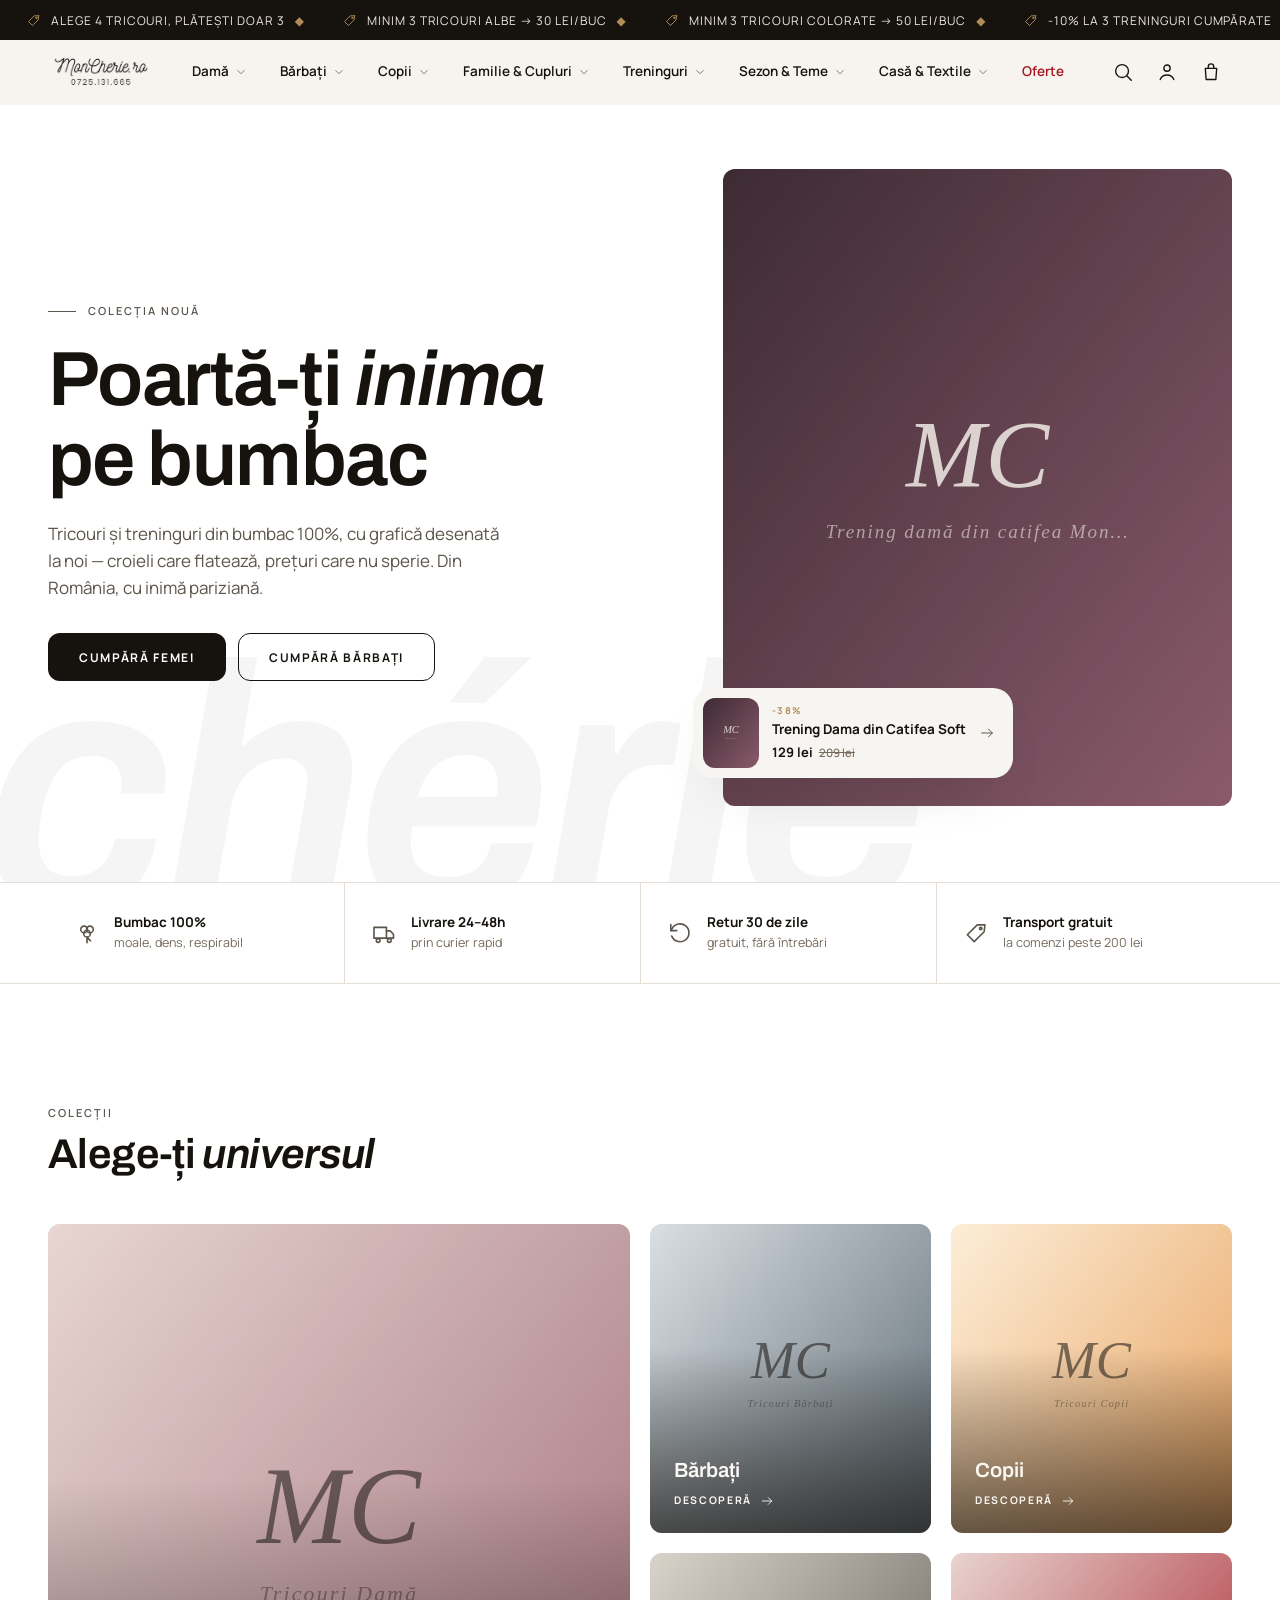
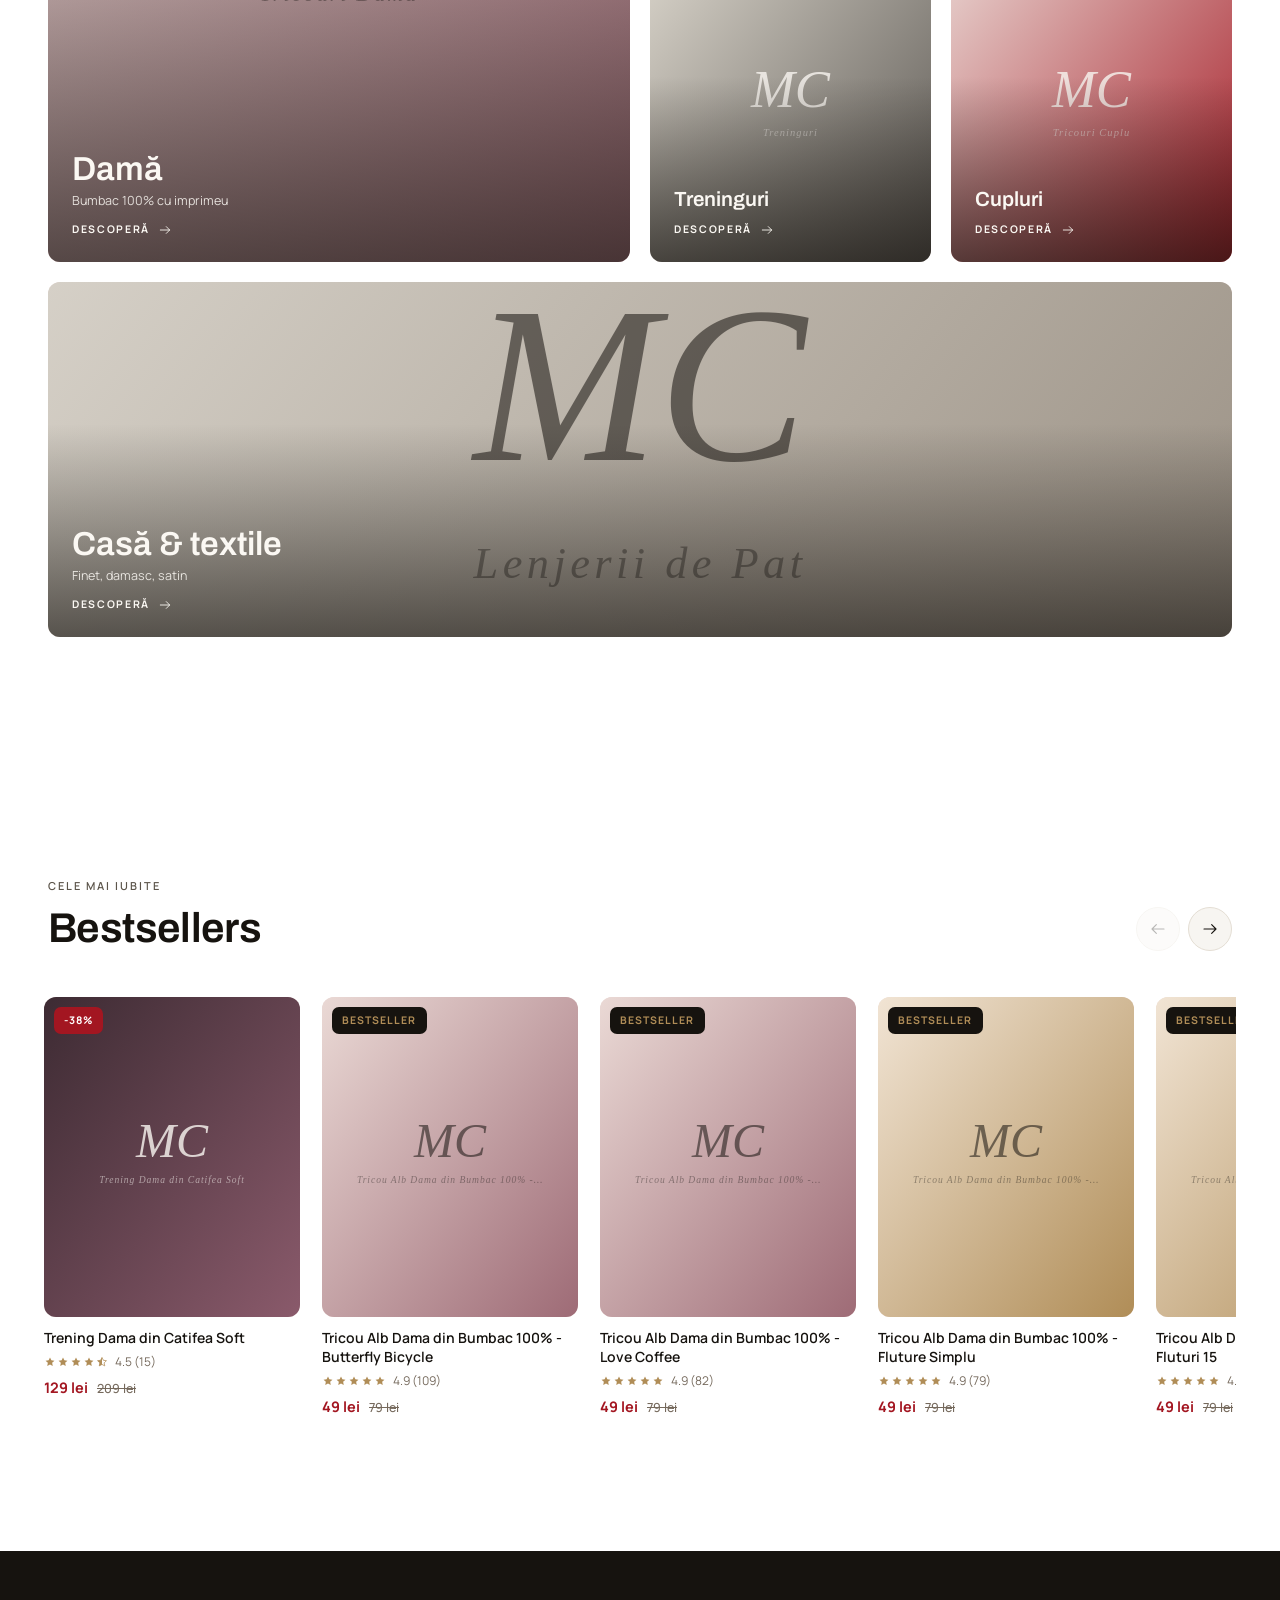
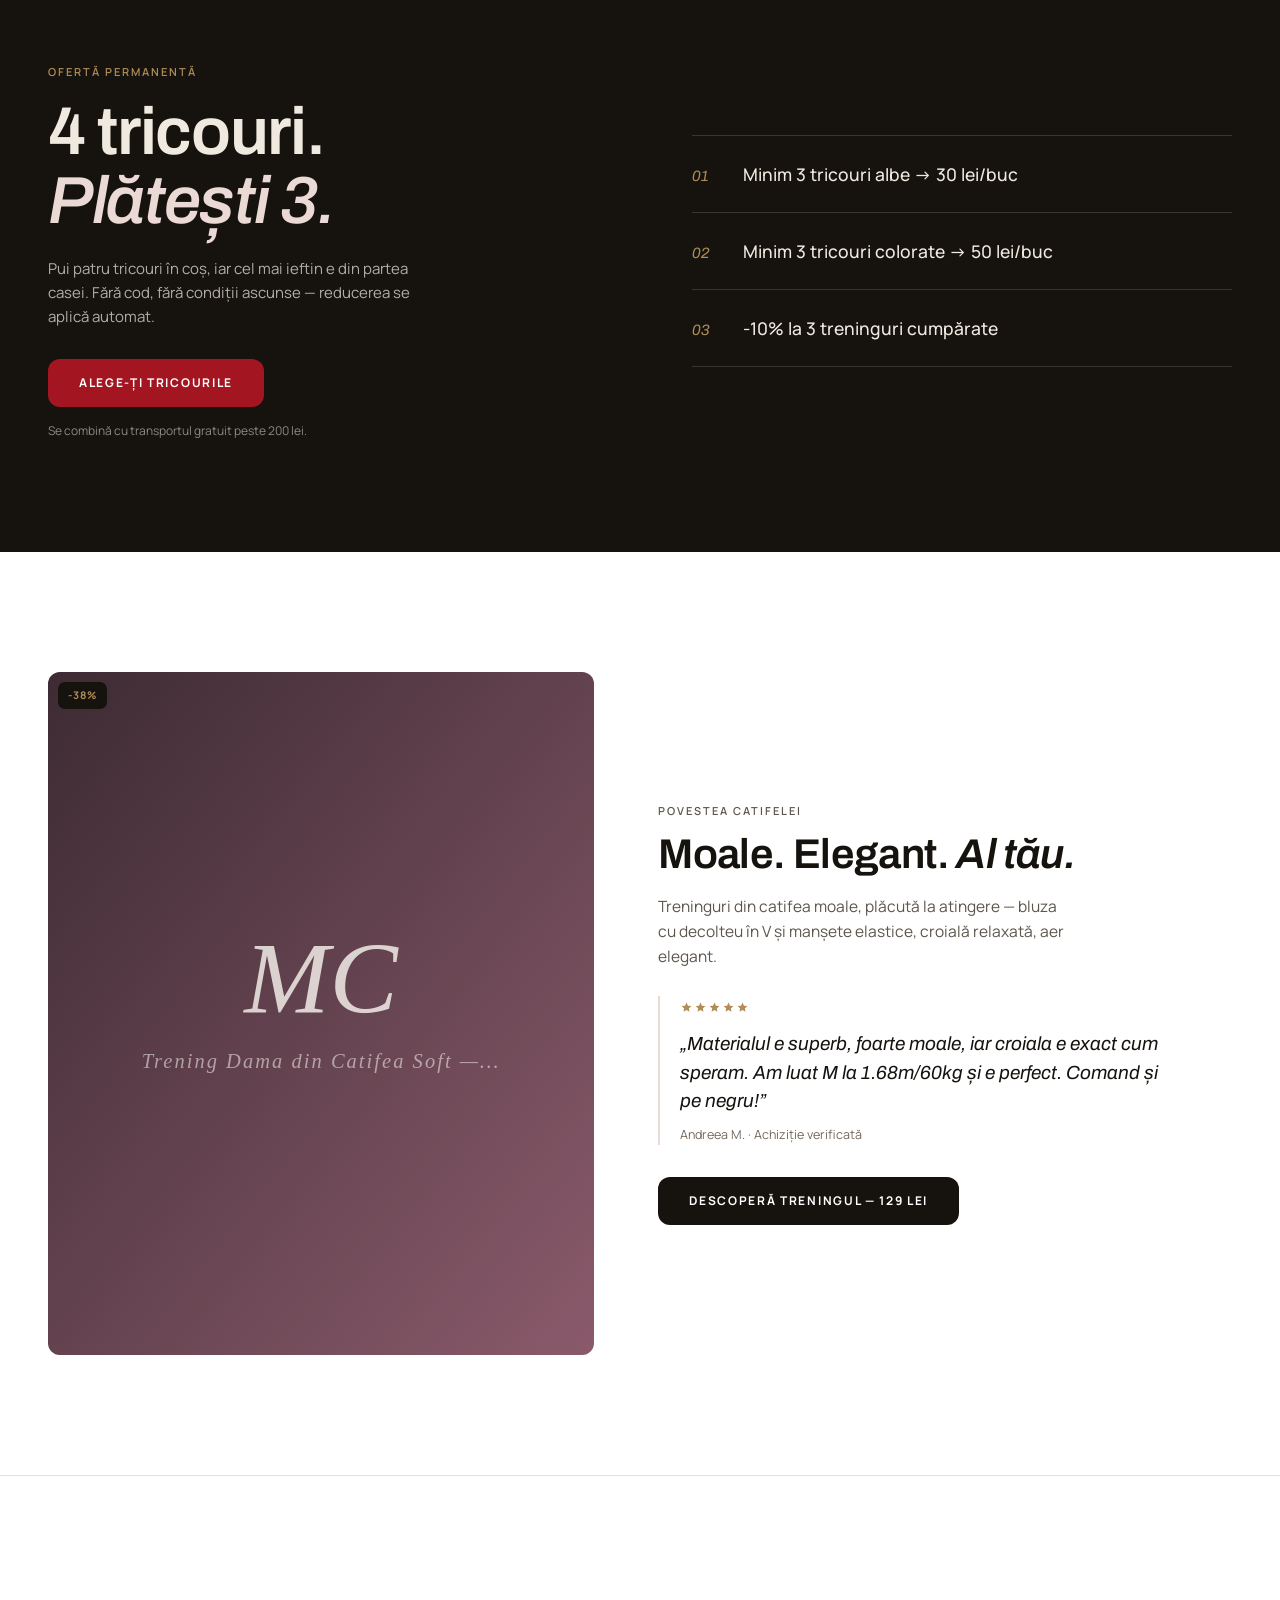
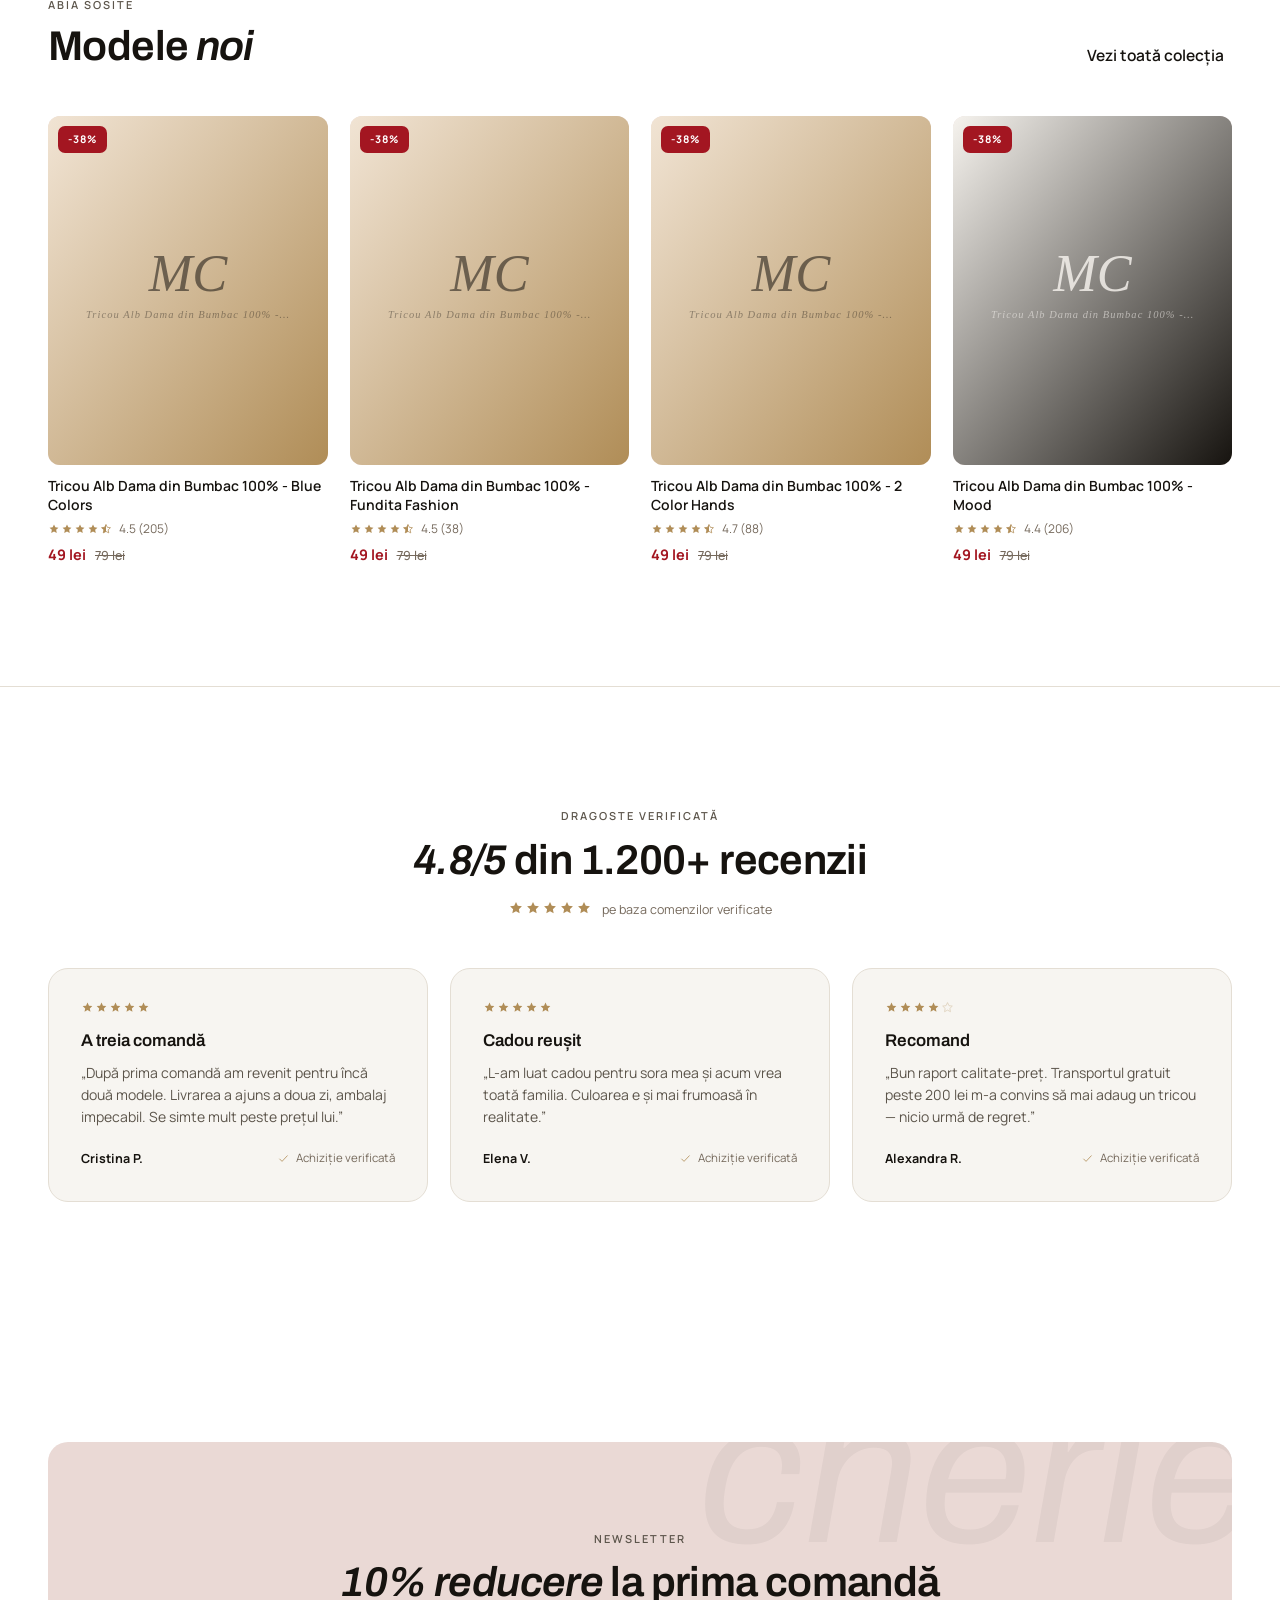
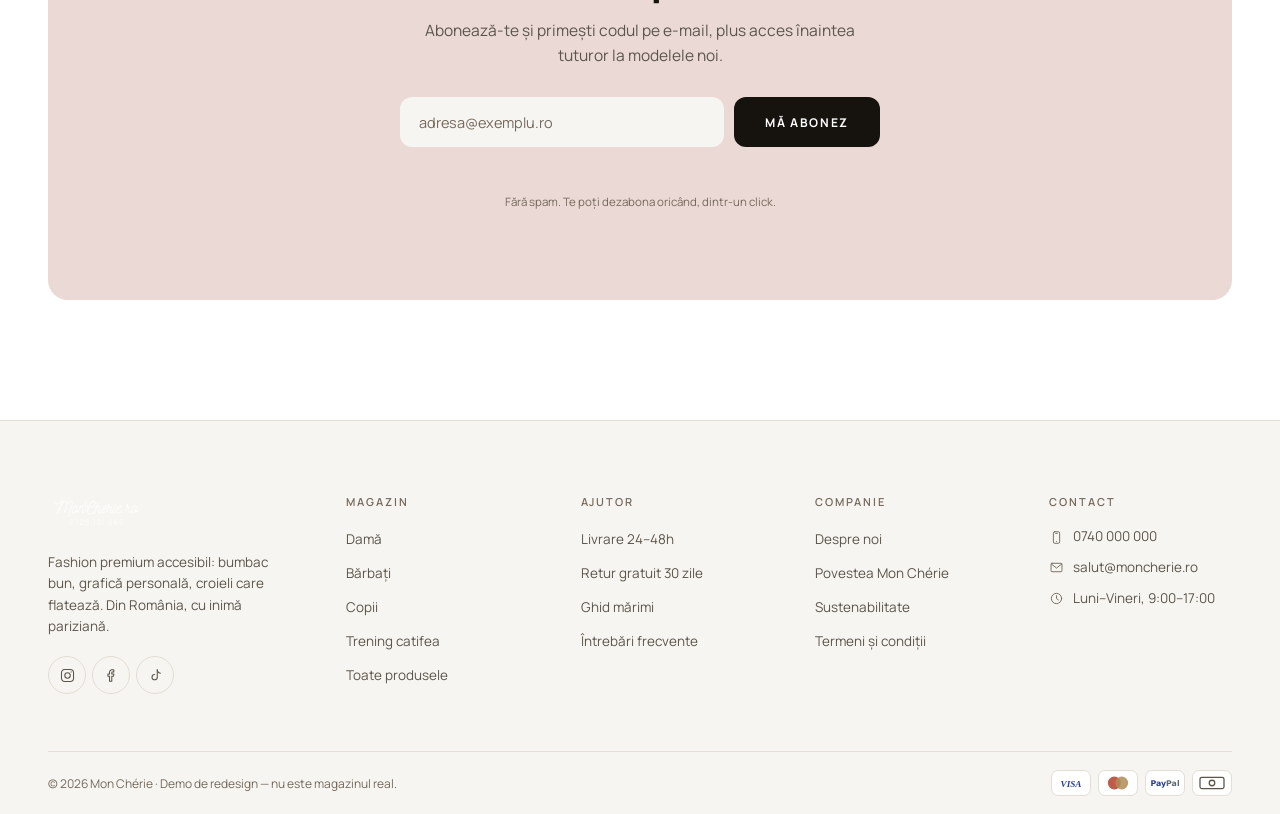
<file: index.html>
<!DOCTYPE html>
<html lang="ro">
<head>
  <meta charset="utf-8">
  <meta name="viewport" content="width=device-width, initial-scale=1">
  <title>Mon Chérie — Poartă-ți inima pe bumbac · Tricouri &amp; treninguri din bumbac 100%</title>
  <meta name="description" content="Fashion premium accesibil: tricouri damă și bărbați, treninguri din catifea, seturi pentru cupluri și familie — bumbac 100%, livrare 24–48h, retur gratuit 30 de zile. 4 tricouri la preț de 3.">
  <meta name="theme-color" content="#F6F3EE">
  <link rel="icon" href="data:image/svg+xml,%3Csvg xmlns='http://www.w3.org/2000/svg' viewBox='0 0 64 64'%3E%3Crect width='64' height='64' fill='%23F6F3EE'/%3E%3Ctext x='32' y='44' font-family='Georgia,serif' font-style='italic' font-size='34' fill='%23A31621' text-anchor='middle'%3EMC%3C/text%3E%3C/svg%3E">
  <link rel="preconnect" href="https://fonts.googleapis.com">
  <link rel="preconnect" href="https://fonts.gstatic.com" crossorigin>
  <link rel="stylesheet" href="https://fonts.googleapis.com/css2?family=Archivo:ital,wght@0,100..900;1,100..900&family=Manrope:wght@400..800&display=swap">
  <link rel="stylesheet" href="assets/css/main.css">
  <link rel="stylesheet" href="assets/css/home.css">
</head>
<body>

  <div id="mc-header"></div>

  <main id="main">

    <!-- 1. Hero editorial -->
    <section class="home-hero" aria-labelledby="hero-title">
      <span class="hero-ornament" aria-hidden="true">chérie</span>
      <div class="container hero-grid">
        <div class="hero-copy">
          <p class="micro rv" style="--rv-i:0">Colecția nouă</p>
          <h1 class="display hero-title rv" id="hero-title" style="--rv-i:1">Poartă-ți <em>inima</em><br>pe bumbac</h1>
          <p class="lead hero-lead rv" style="--rv-i:2">Tricouri și treninguri din bumbac 100%, cu grafică desenată la noi — croieli care flatează, prețuri care nu sperie. Din România, cu inimă pariziană.</p>
          <div class="hero-cta rv" style="--rv-i:3">
            <a class="btn btn-primary" href="collection.html?c=tricouri-dama">Cumpără femei</a>
            <a class="btn btn-ghost" href="collection.html?c=tricouri-barbati">Cumpără bărbați</a>
          </div>
        </div>
        <div class="hero-media rv" style="--rv-i:2">
          <div class="hero-media-frame" data-tone="#3D2B33,#8A5A6B">
            <img src="https://cdn.shopify.com/s/files/1/0555/7593/7208/files/WhatsApp_Image_2026-03-13_at_16.45.40_10.jpg?v=1773413604&amp;width=1400" alt="Trening damă din catifea Mon Chérie" fetchpriority="high">
          </div>
          <div id="hero-float"></div>
        </div>
      </div>
    </section>

    <!-- 2. USP bar -->
    <section class="usp" aria-label="Avantajele Mon Chérie">
      <div class="container">
        <ul class="usp-grid">
          <li class="usp-item rv" style="--rv-i:0">
            <span class="usp-icon" data-mc-icon="cotton" aria-hidden="true"></span>
            <div><strong>Bumbac 100%</strong><span class="usp-sub">moale, dens, respirabil</span></div>
          </li>
          <li class="usp-item rv" style="--rv-i:1">
            <span class="usp-icon" data-mc-icon="truck" aria-hidden="true"></span>
            <div><strong>Livrare 24–48h</strong><span class="usp-sub">prin curier rapid</span></div>
          </li>
          <li class="usp-item rv" style="--rv-i:2">
            <span class="usp-icon" data-mc-icon="return" aria-hidden="true"></span>
            <div><strong>Retur 30 de zile</strong><span class="usp-sub">gratuit, fără întrebări</span></div>
          </li>
          <li class="usp-item rv" style="--rv-i:3">
            <span class="usp-icon" data-mc-icon="tag" aria-hidden="true"></span>
            <div><strong>Transport gratuit</strong><span class="usp-sub">la comenzi peste 200 lei</span></div>
          </li>
        </ul>
      </div>
    </section>

    <!-- 3. Categorii — grilă editorială asimetrică -->
    <section class="section cats" aria-labelledby="cats-title">
      <div class="container">
        <header class="sec-head">
          <p class="micro rv" style="--rv-i:0">Colecții</p>
          <h2 class="h2 rv" id="cats-title" style="--rv-i:1">Alege-ți <em>universul</em></h2>
        </header>
        <div class="cats-grid" id="cats-grid"></div>
      </div>
    </section>

    <!-- 4. Bestsellers — rail orizontal -->
    <section class="section best" aria-labelledby="best-title">
      <div class="container">
        <header class="sec-head sec-head--row">
          <div>
            <p class="micro rv" style="--rv-i:0">Cele mai iubite</p>
            <h2 class="h2 rv" id="best-title" style="--rv-i:1">Bestsellers</h2>
          </div>
          <div class="rail-nav rv" style="--rv-i:2">
            <button type="button" class="rail-btn" id="best-prev" data-mc-icon="arrow-left" aria-label="Produsele anterioare"></button>
            <button type="button" class="rail-btn" id="best-next" data-mc-icon="arrow-right" aria-label="Produsele următoare"></button>
          </div>
        </header>
        <div class="rail" id="best-rail" role="region" aria-labelledby="best-title" tabindex="0"></div>
      </div>
    </section>

    <!-- 5. Banda promo 4 = 3 -->
    <section class="promo-band" aria-labelledby="promo-title">
      <div class="container promo-grid">
        <div class="promo-copy">
          <p class="micro rv" style="--rv-i:0">Ofertă permanentă</p>
          <h2 class="promo-title rv" id="promo-title" style="--rv-i:1">4 tricouri.<br><em>Plătești 3.</em></h2>
          <p class="promo-text rv" style="--rv-i:2">Pui patru tricouri în coș, iar cel mai ieftin e din partea casei. Fără cod, fără condiții ascunse — reducerea se aplică automat.</p>
          <div class="rv" style="--rv-i:3">
            <a class="btn btn-cherry" href="collection.html?c=all">Alege-ți tricourile</a>
          </div>
          <p class="promo-note rv" style="--rv-i:4">Se combină cu transportul gratuit peste 200 lei.</p>
        </div>
        <ul class="promo-list" id="promo-list"></ul>
      </div>
    </section>

    <!-- 6. Povestea catifelei -->
    <section class="section story" aria-labelledby="story-title">
      <div class="container story-grid">
        <div class="story-media rv" id="story-media" style="--rv-i:0"></div>
        <div class="story-copy">
          <p class="micro rv" style="--rv-i:0">Povestea catifelei</p>
          <h2 class="h2 rv" id="story-title" style="--rv-i:1">Moale. Elegant. <em>Al tău.</em></h2>
          <p class="story-desc rv" id="story-desc" style="--rv-i:2"></p>
          <blockquote class="story-quote rv" id="story-quote" style="--rv-i:3"></blockquote>
          <div class="rv" style="--rv-i:4">
            <a class="btn btn-primary" href="product.html?p=trening-din-catifea-8" id="story-cta">Descoperă treningul</a>
          </div>
        </div>
      </div>
    </section>

    <!-- 7. Modele noi -->
    <section class="section fresh" aria-labelledby="fresh-title">
      <div class="container">
        <header class="sec-head sec-head--row">
          <div>
            <p class="micro rv" style="--rv-i:0">Abia sosite</p>
            <h2 class="h2 rv" id="fresh-title" style="--rv-i:1">Modele <em>noi</em></h2>
          </div>
          <a class="lnk rv" href="collection.html?c=modele-noi" style="--rv-i:2">Vezi toată colecția <span data-mc-icon="arrow-right" aria-hidden="true"></span></a>
        </header>
        <div class="fresh-grid" id="fresh-grid"></div>
      </div>
    </section>

    <!-- 8. Social proof -->
    <section class="section proof" aria-labelledby="proof-title">
      <div class="container">
        <header class="sec-head sec-head--center">
          <p class="micro rv" style="--rv-i:0">Dragoste verificată</p>
          <h2 class="h2 rv" id="proof-title" style="--rv-i:1"><em>4.8/5</em> din 1.200+ recenzii</h2>
          <p class="proof-rating rv" style="--rv-i:2"><span id="proof-stars" aria-hidden="true"></span><span class="proof-rating-note">pe baza comenzilor verificate</span></p>
        </header>
        <div class="proof-grid" id="proof-grid"></div>
      </div>
    </section>

    <!-- 9. Newsletter -->
    <section class="section nl" aria-labelledby="nl-title">
      <div class="container">
        <div class="nl-box rv">
          <span class="nl-orn" aria-hidden="true">chérie</span>
          <p class="micro rv" style="--rv-i:0">Newsletter</p>
          <h2 class="h2 nl-title rv" id="nl-title" style="--rv-i:1"><em>10% reducere</em> la prima comandă</h2>
          <p class="nl-sub rv" style="--rv-i:2">Abonează-te și primești codul pe e-mail, plus acces înaintea tuturor la modelele noi.</p>
          <form class="nl-form rv" id="nl-form" style="--rv-i:3" novalidate>
            <label class="visually-hidden" for="nl-email">Adresa ta de e-mail</label>
            <input class="nl-input" id="nl-email" name="email" type="email" placeholder="adresa@exemplu.ro" autocomplete="email" required>
            <button class="btn btn-primary" type="submit">Mă abonez</button>
          </form>
          <p class="nl-msg" id="nl-msg" aria-live="polite"></p>
          <p class="nl-note rv" style="--rv-i:4">Fără spam. Te poți dezabona oricând, dintr-un click.</p>
        </div>
      </div>
    </section>

  </main>

  <div id="mc-footer"></div>

  <script src="assets/js/data.js"></script>
  <script src="assets/js/shared.js"></script>
  <script src="assets/js/home.js"></script>
</body>
</html>
</file>
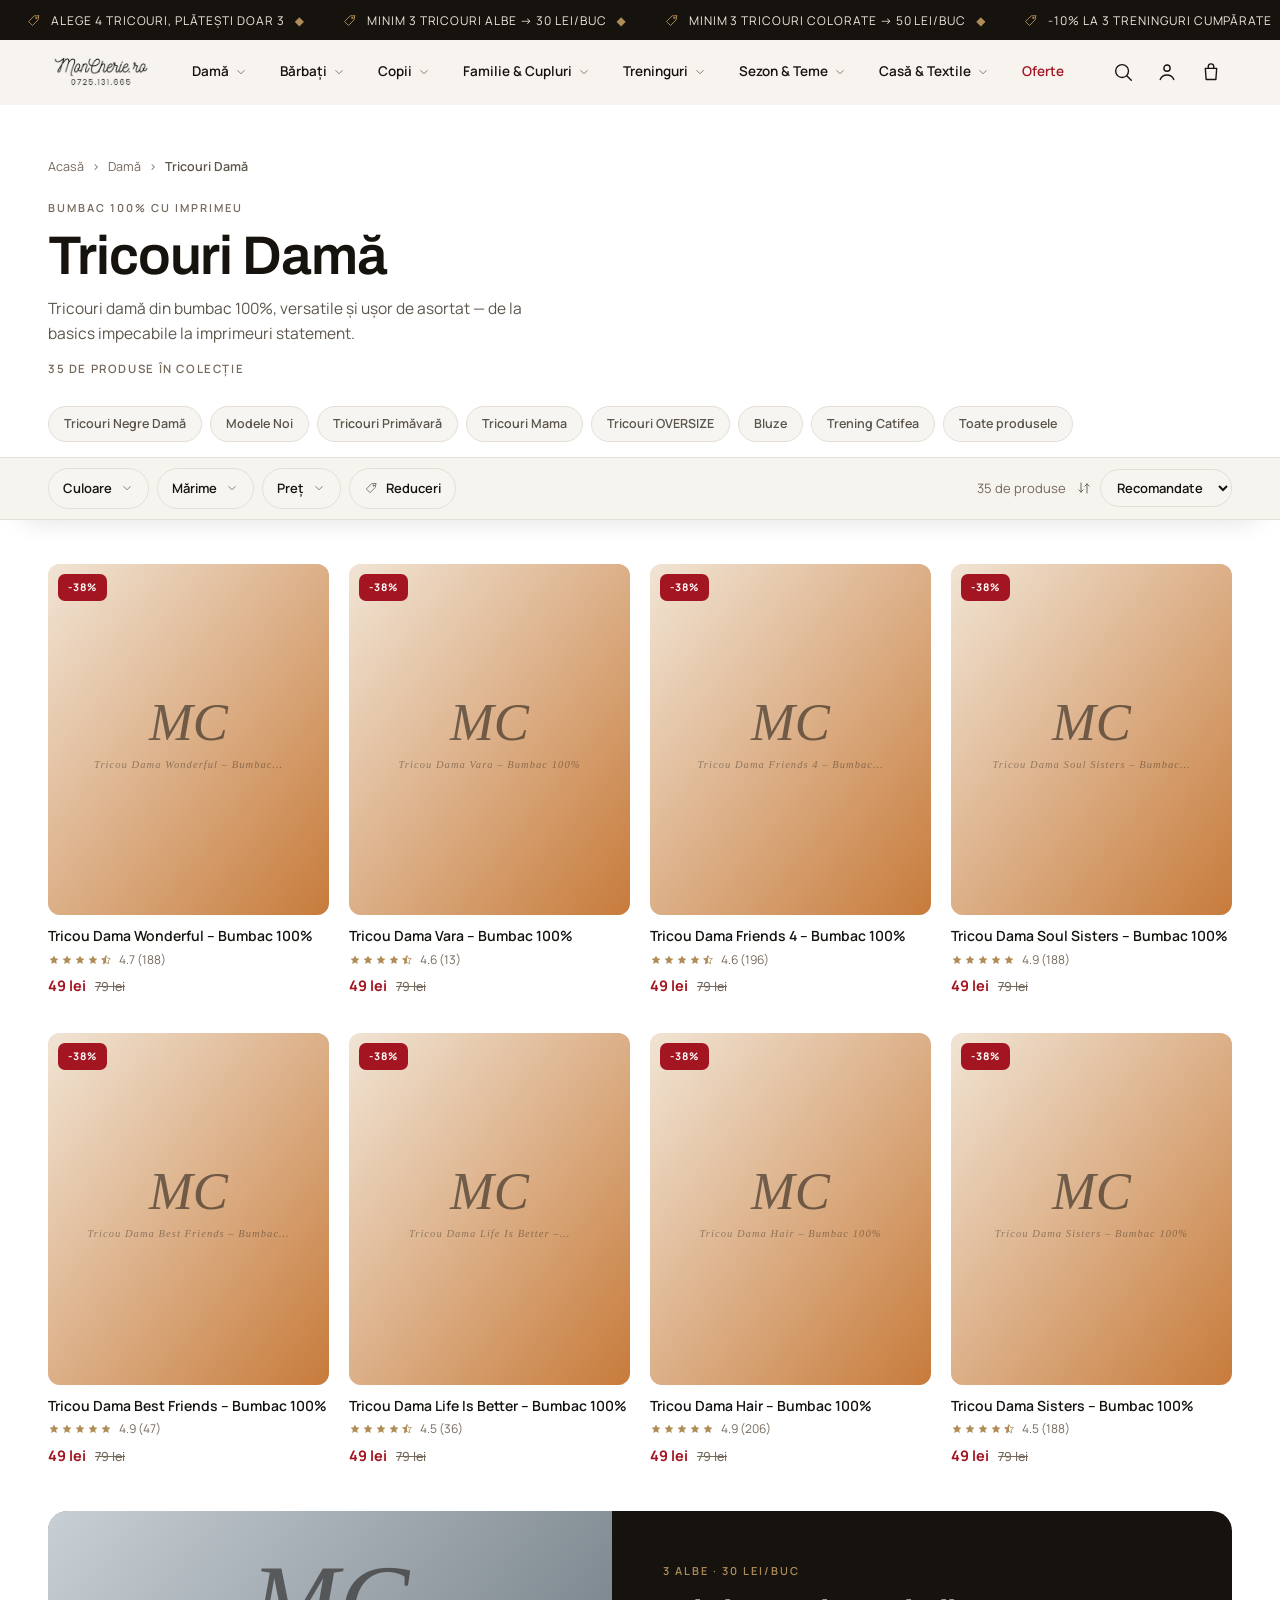
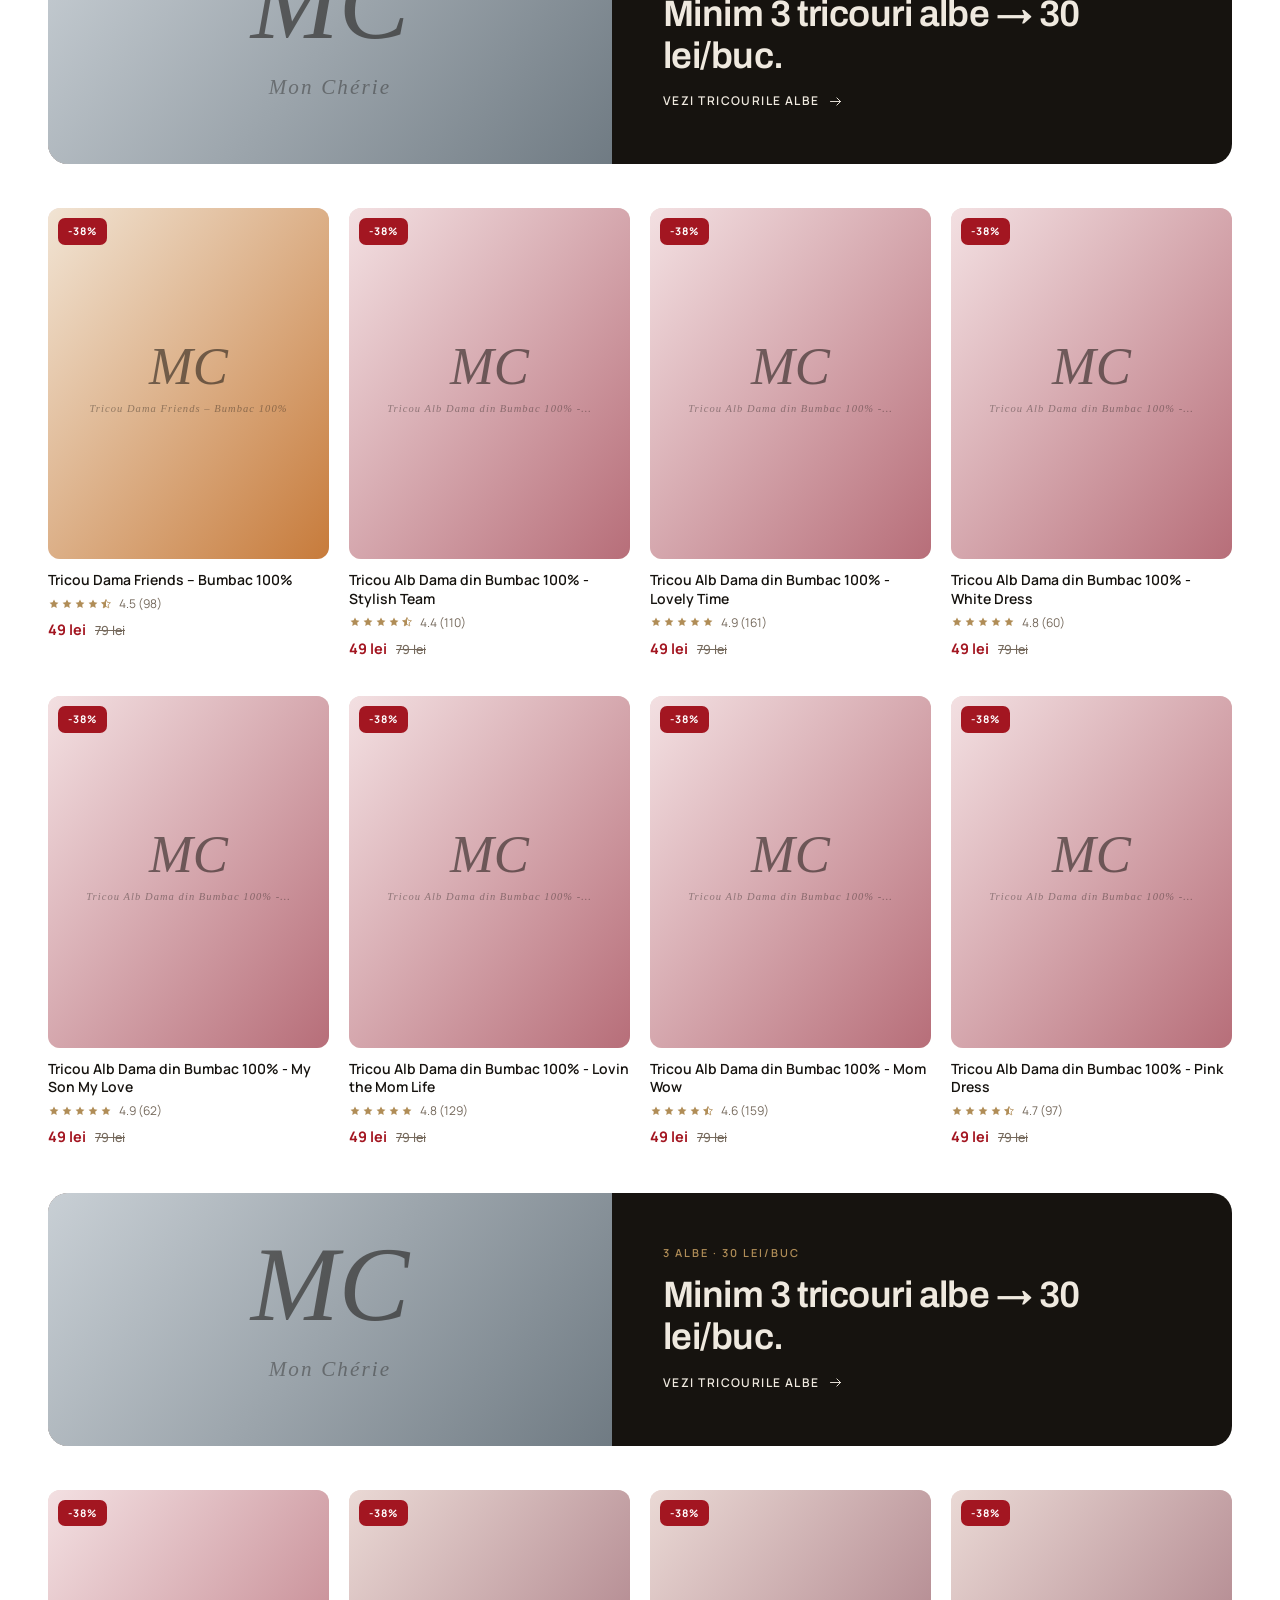
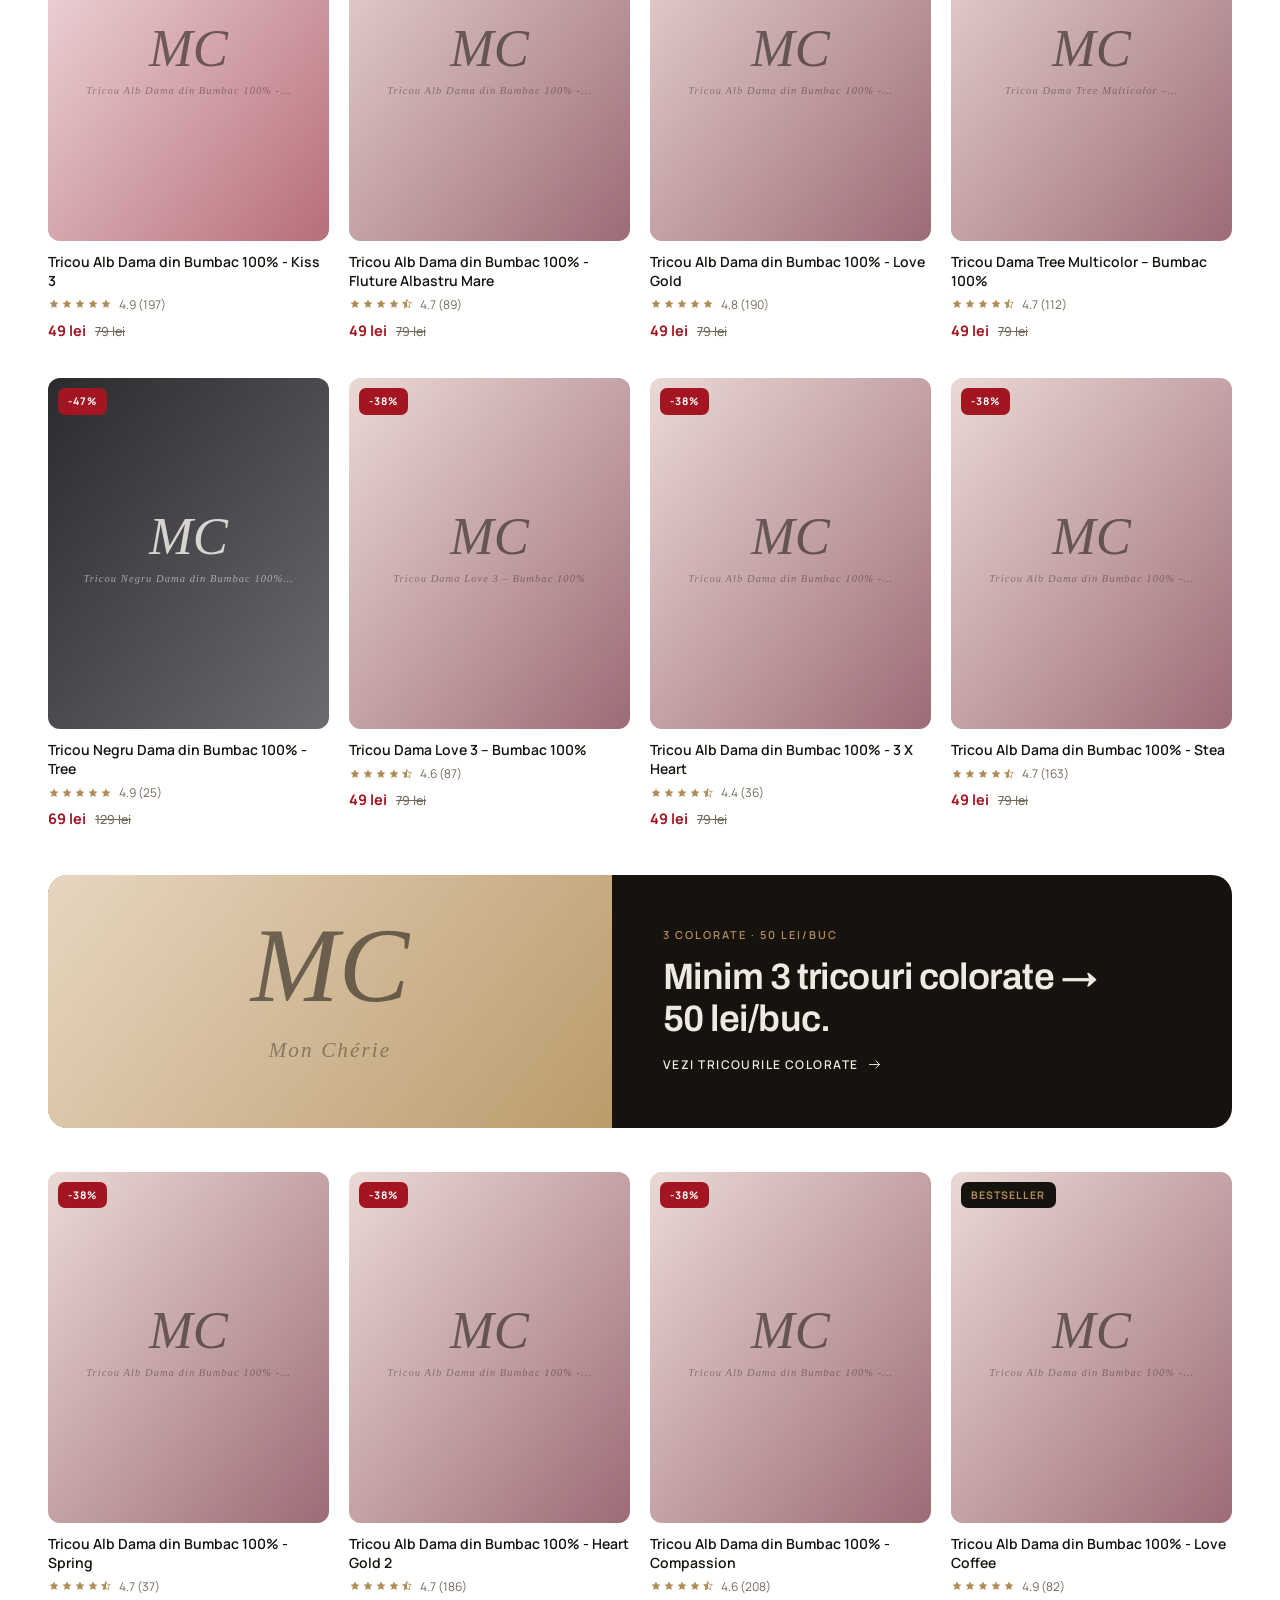
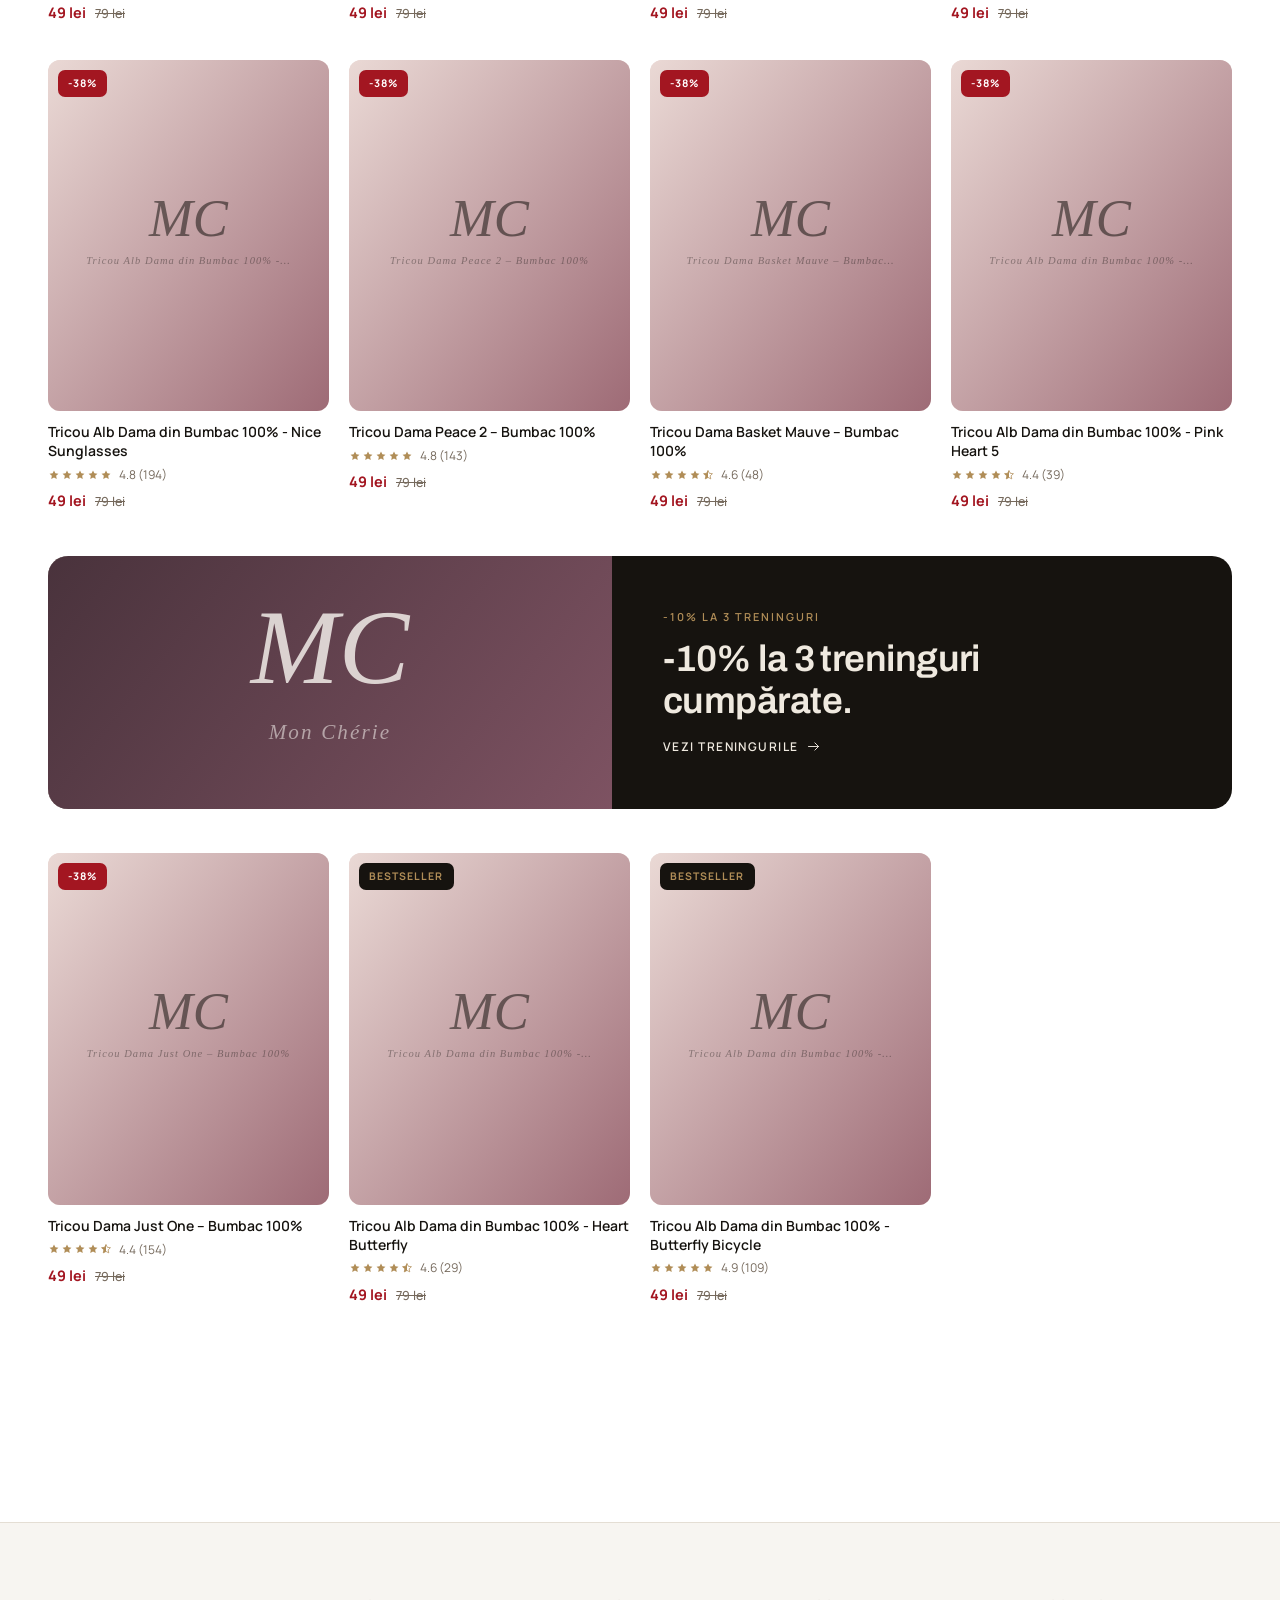
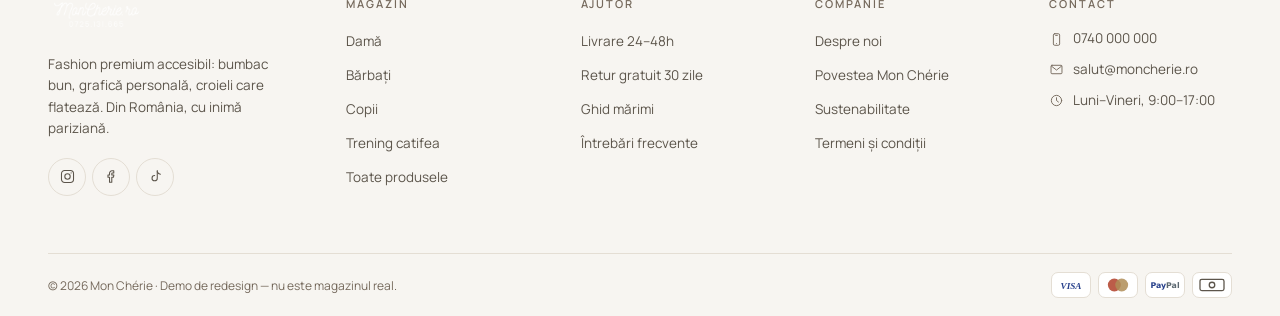
<file: collection.html>
<!DOCTYPE html>
<html lang="ro">
<head>
  <meta charset="utf-8">
  <meta name="viewport" content="width=device-width, initial-scale=1">
  <title>Colecție — Mon Chérie</title>
  <meta name="description" content="Explorează colecțiile Mon Chérie — tricouri, bluze și treninguri din bumbac 100%, cu imprimeuri originale. Filtrează după culoare, mărime și preț.">
  <meta name="theme-color" content="#F6F3EE">
  <link rel="icon" href="data:image/svg+xml,%3Csvg xmlns='http://www.w3.org/2000/svg' viewBox='0 0 64 64'%3E%3Crect width='64' height='64' fill='%23F6F3EE'/%3E%3Ctext x='32' y='44' font-family='Georgia,serif' font-style='italic' font-size='34' fill='%23A31621' text-anchor='middle'%3EMC%3C/text%3E%3C/svg%3E">
  <link rel="preconnect" href="https://fonts.googleapis.com">
  <link rel="preconnect" href="https://fonts.gstatic.com" crossorigin>
  <link rel="stylesheet" href="https://fonts.googleapis.com/css2?family=Archivo:ital,wght@0,100..900;1,100..900&family=Manrope:wght@400..800&display=swap">
  <link rel="stylesheet" href="assets/css/main.css">
  <link rel="stylesheet" href="assets/css/collection.css">
</head>
<body>
  <div id="mc-header"></div>

  <main id="main">
    <!-- Hero compact colecție -->
    <section class="col-hero">
      <div class="container">
        <nav class="col-crumbs" aria-label="Breadcrumb" data-crumbs></nav>
        <p class="micro col-sub" data-col-sub></p>
        <h1 class="col-title" data-col-title>Colecție</h1>
        <p class="col-desc" data-col-desc></p>
        <p class="col-note" data-col-note hidden></p>
        <p class="col-hero-count" data-col-count></p>
      </div>
    </section>

    <!-- Chips colecții înrudite -->
    <nav class="col-chips-wrap" aria-label="Colecții înrudite">
      <div class="container">
        <div class="col-chips" data-chips></div>
      </div>
    </nav>

    <!-- Toolbar sticky: filtre + sort -->
    <div class="col-toolbar-sentinel" data-sentinel aria-hidden="true"></div>
    <section class="col-toolbar" data-toolbar aria-label="Filtrare și sortare">
      <div class="container col-toolbar-inner">
        <button type="button" class="colf-trigger" data-colf-open aria-haspopup="dialog" aria-expanded="false">
          <span class="col-ic" data-icon="filter" aria-hidden="true"></span>
          <span>Filtrează</span>
          <b class="colf-n" data-trigger-n hidden></b>
        </button>
        <div class="colf" data-colf></div>
        <p class="col-count" data-count aria-live="polite"></p>
        <div class="col-sort">
          <span class="col-ic" data-icon="sort" aria-hidden="true"></span>
          <label class="visually-hidden" for="col-sort">Sortează produsele</label>
          <select id="col-sort" data-sort>
            <option value="recomandate">Recomandate</option>
            <option value="pret-asc">Preț ↑</option>
            <option value="pret-desc">Preț ↓</option>
            <option value="noutati">Noutăți</option>
            <option value="rating">Rating</option>
          </select>
        </div>
      </div>
      <div class="container col-active" data-active hidden></div>
    </section>

    <!-- Grilă produse -->
    <section class="col-products">
      <div class="container">
        <div class="col-grid" data-grid></div>
        <div class="col-empty" data-empty hidden>
          <span class="col-ic" data-icon="search" aria-hidden="true"></span>
          <p class="h3">Niciun produs nu se potrivește.</p>
          <p>Încearcă să scoți un filtru sau explorează altă colecție.</p>
          <button type="button" class="btn btn-ghost" data-clear-all>Șterge filtrele</button>
        </div>
      </div>
    </section>
  </main>

  <div id="mc-footer"></div>
  <div class="colf-scrim" data-colf-scrim aria-hidden="true"></div>

  <script src="assets/js/data.js"></script>
  <script src="assets/js/shared.js"></script>
  <script src="assets/js/collection.js"></script>
</body>
</html>
</file>
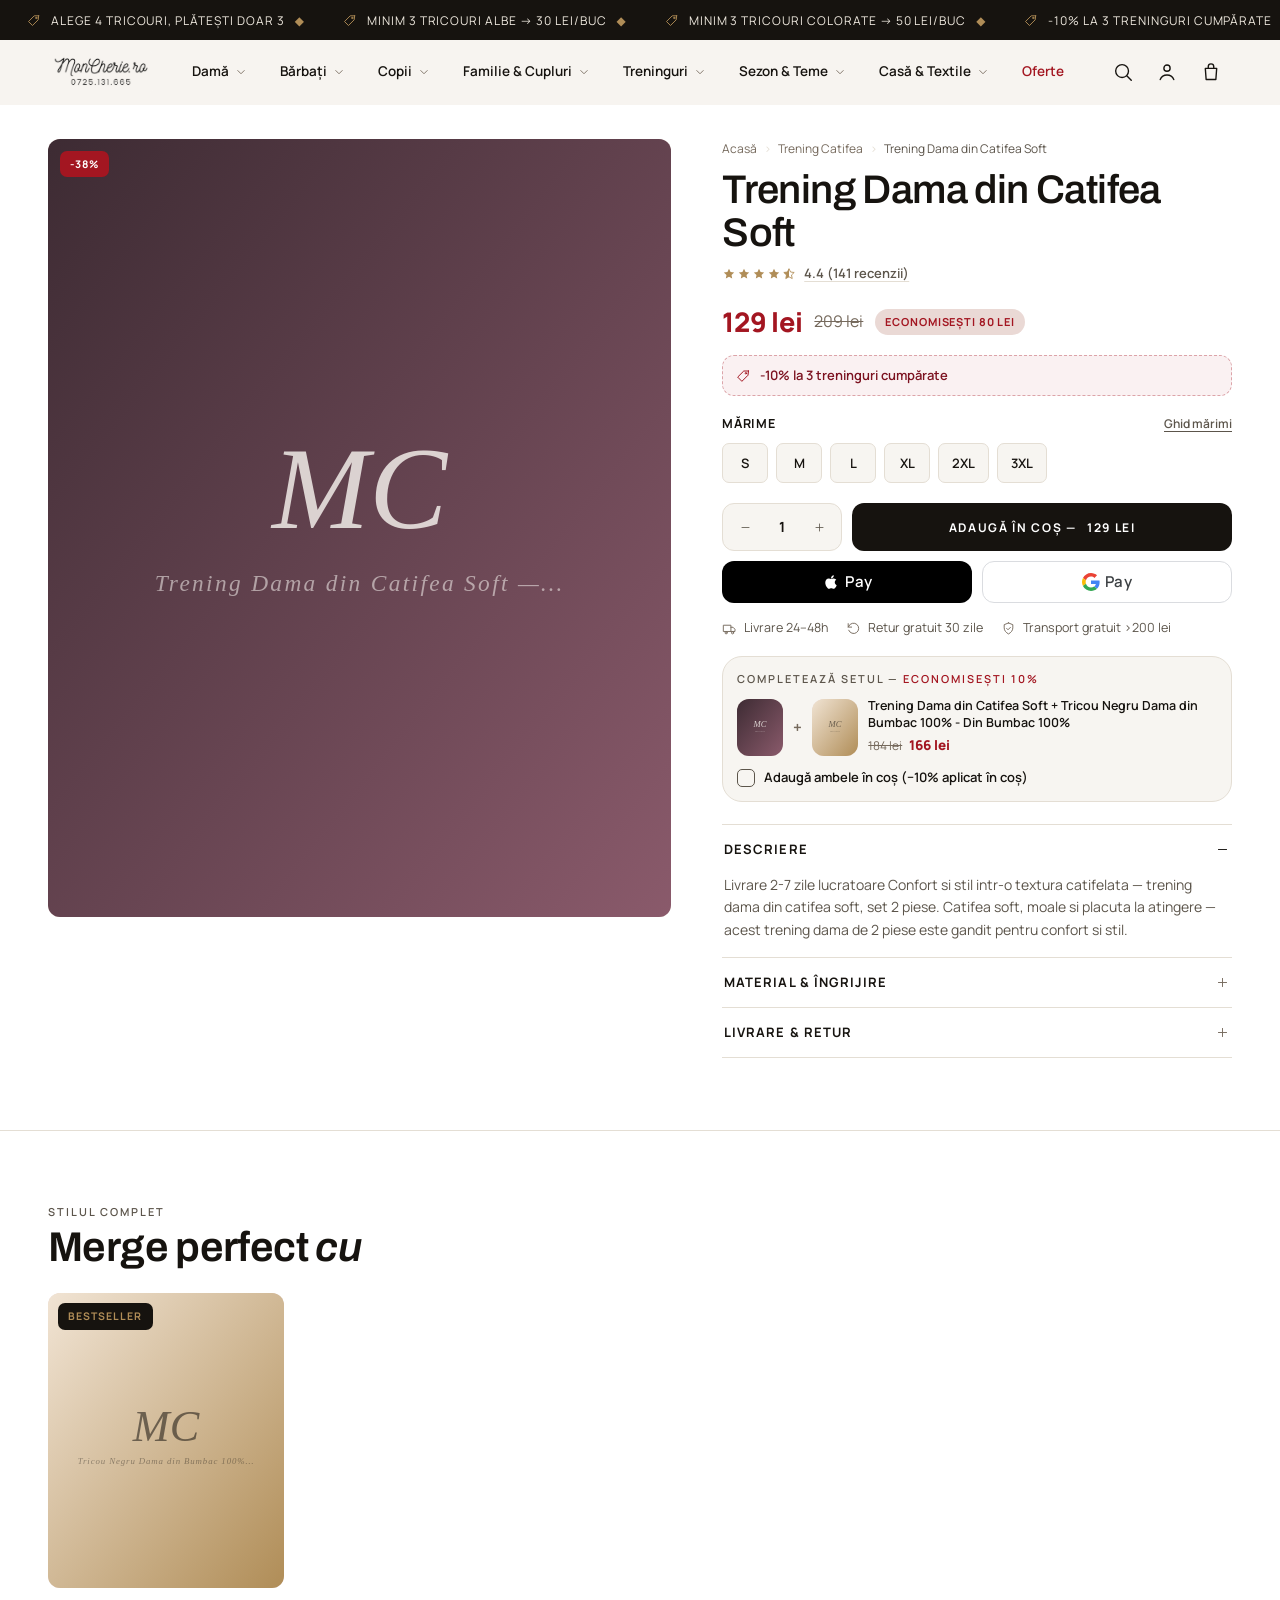
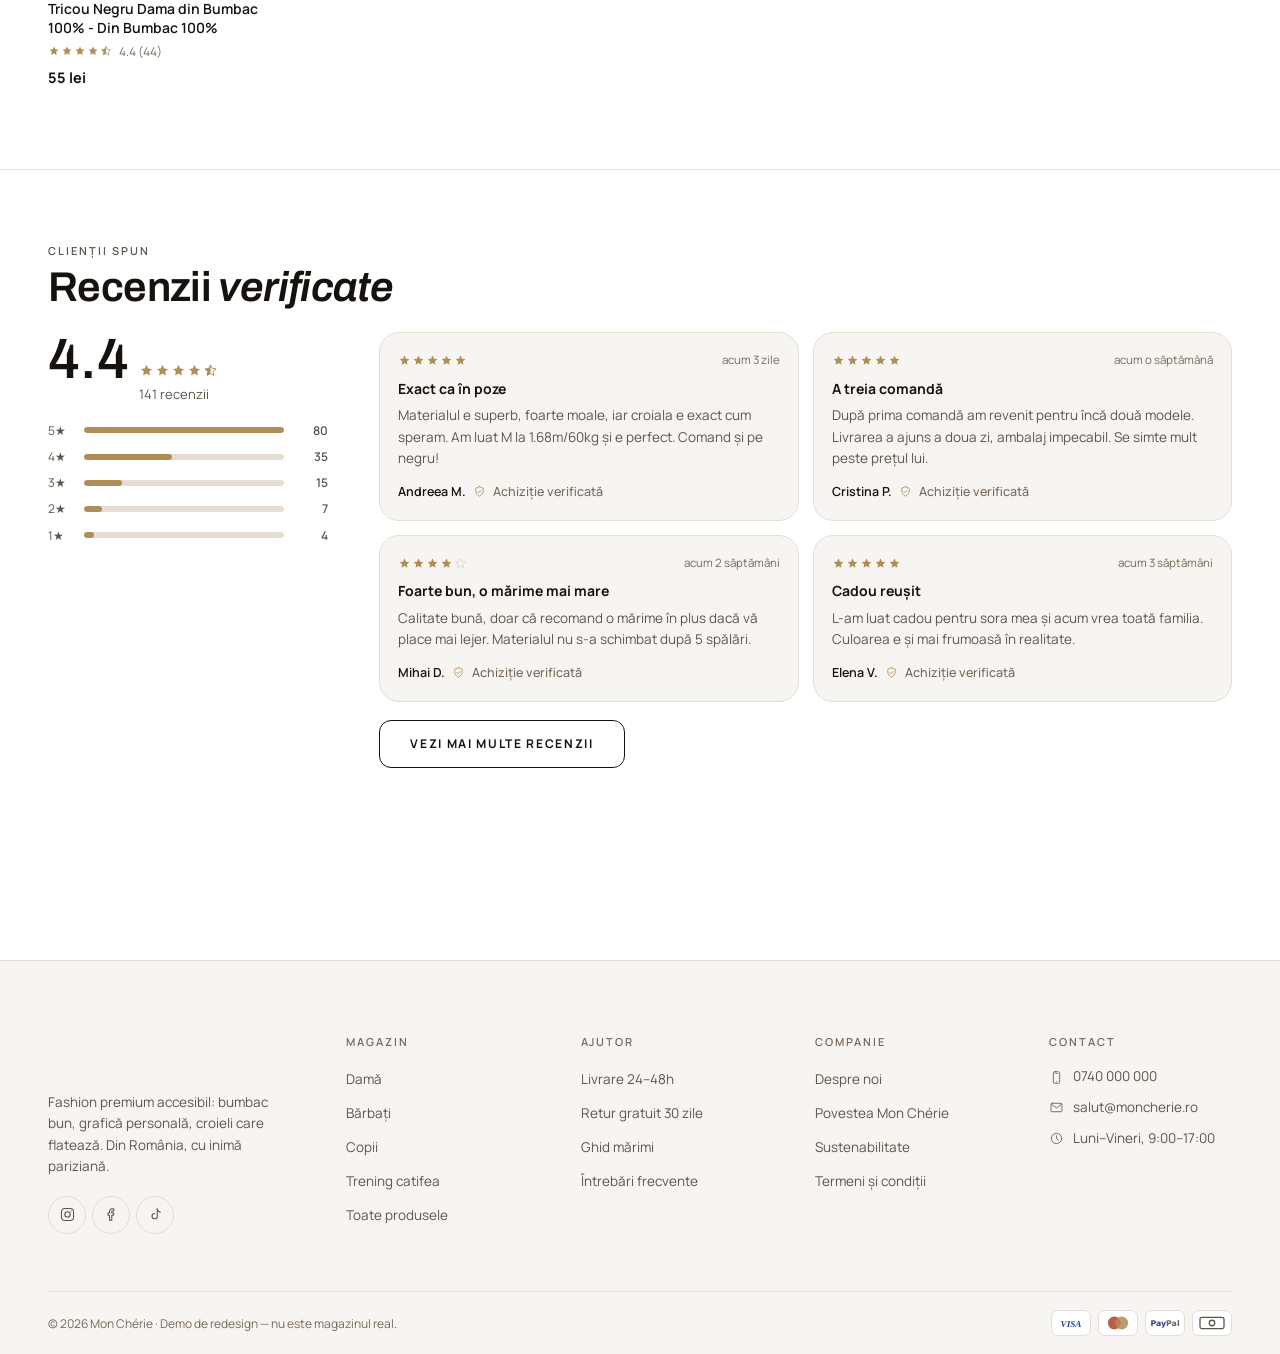
<file: product.html>
<!DOCTYPE html>
<html lang="ro">
<head>
  <meta charset="utf-8">
  <meta name="viewport" content="width=device-width, initial-scale=1">
  <title>Produs — Mon Chérie</title>
  <meta name="description" content="Bumbac 100%, livrare 24–48h, retur gratuit 30 de zile. Descoperă produsul pe Mon Chérie — fashion premium accesibil.">
  <meta name="theme-color" content="#F6F3EE">
  <link rel="icon" href="data:image/svg+xml,%3Csvg xmlns='http://www.w3.org/2000/svg' viewBox='0 0 64 64'%3E%3Crect width='64' height='64' fill='%23F6F3EE'/%3E%3Ctext x='32' y='44' font-family='Georgia,serif' font-style='italic' font-size='34' fill='%23A31621' text-anchor='middle'%3EMC%3C/text%3E%3C/svg%3E">
  <link rel="preconnect" href="https://fonts.googleapis.com">
  <link rel="preconnect" href="https://fonts.gstatic.com" crossorigin>
  <link rel="stylesheet" href="https://fonts.googleapis.com/css2?family=Archivo:ital,wght@0,100..900;1,100..900&family=Manrope:wght@400..800&display=swap">
  <link rel="stylesheet" href="assets/css/main.css">
  <link rel="stylesheet" href="assets/css/product.css">
</head>
<body>

  <div id="mc-header"></div>

  <main id="main">

    <!-- Galerie + buy-box (randate din product.js pe baza ?p=handle) -->
    <div class="container pdp-top">
      <div class="pdp-grid">
        <section class="pdp-gallery" id="pdp-gallery" aria-label="Galerie foto produs"></section>
        <section class="pdp-buybox" id="pdp-buybox" aria-label="Informații produs și cumpărare"></section>
      </div>
    </div>

    <!-- Merge perfect cu -->
    <section class="pdp-sub" id="pdp-pairs" aria-labelledby="pairs-title" hidden>
      <div class="container">
        <p class="micro rv">Stilul complet</p>
        <h2 class="h2 rv" id="pairs-title">Merge perfect <em>cu</em></h2>
        <div class="pdp-rail" id="pairs-rail" role="group" tabindex="0" aria-label="Produse recomandate — derulează"></div>
      </div>
    </section>

    <!-- Recenzii -->
    <section class="pdp-sub pdp-sub--reviews" id="pdp-reviews" aria-labelledby="reviews-title">
      <div class="container">
        <p class="micro rv">Clienții spun</p>
        <h2 class="h2 rv" id="reviews-title">Recenzii <em>verificate</em></h2>
        <div class="rev-wrap" id="rev-wrap"></div>
      </div>
    </section>

    <!-- Ai văzut recent -->
    <section class="pdp-sub" id="pdp-recent" aria-labelledby="recent-title" hidden>
      <div class="container">
        <p class="micro rv">Continuă de unde ai rămas</p>
        <h2 class="h2 rv" id="recent-title">Ai văzut <em>recent</em></h2>
        <div class="pdp-rail" id="recent-rail" role="group" tabindex="0" aria-label="Produse văzute recent — derulează"></div>
      </div>
    </section>

  </main>

  <div id="mc-footer"></div>

  <!-- Sticky ATC mobil -->
  <div class="pdp-stickybar" id="pdp-stickybar" aria-hidden="true"></div>

  <!-- Modal Ghid mărimi -->
  <div class="pdp-modal" id="pdp-modal" hidden></div>

  <script src="assets/js/data.js"></script>
  <script src="assets/js/shared.js"></script>
  <script src="assets/js/product.js"></script>
</body>
</html>
</file>
<file: assets/css/main.css>
/* =========================================================
   MON CHÉRIE — main.css
   Tokens, reset, tipografie, chrome global (announce bar,
   header, mega-menu, drawer mobil, search, cart drawer),
   butoane, card produs, toast, skeleton, footer, reveal.
   ========================================================= */

/* ---------- 1. Tokens ---------- */
:root {
  --bg: #FFFFFF;     /* fundal pagină — alb curat */
  --surface: #F7F5F1; /* panouri/carduri ridicate: o nuanță caldă peste alb */
  --ink: #16130F;
  --ink-soft: #5C554B;
  --muted: #75695C; /* AA (≥4.5:1) pe --bg și pe alb pentru text mic */
  --line: #E4DED4;
  --cherry: #A31621;
  --cherry-deep: #7C1220;
  --blush: #EAD9D5;
  --gold: #B08D57;
  --dark: #16130F;
  --radius-sm: 7px;  /* badge-uri, butoane mici, chips */
  --radius: 12px;    /* carduri, imagini produs, butoane, inputuri */
  --radius-lg: 20px; /* panouri, modale, containere mari */
  --shadow: 0 24px 60px -30px rgba(22, 19, 15, .25);
  --container: 1280px;
  --header-h: 64px;
  --tabbar-h: 0px; /* devine 58px pe mobil (vezi §17) */

  --font-display: "Archivo", "Helvetica Neue", Arial, sans-serif;
  --font-ui: "Manrope", system-ui, -apple-system, "Segoe UI", sans-serif;
  --ease-out: cubic-bezier(.22, 1, .36, 1);
}

/* ---------- 2. Reset ---------- */
*, *::before, *::after { box-sizing: border-box; }
* { margin: 0; }
html { -webkit-text-size-adjust: 100%; scroll-behavior: smooth; }
body {
  background: var(--bg);
  color: var(--ink);
  font-family: var(--font-ui);
  font-size: 15.5px;
  line-height: 1.6;
  min-height: 100dvh;
  overflow-x: clip;
  -webkit-font-smoothing: antialiased;
}
img, svg, video { display: block; max-width: 100%; }
img { height: auto; }
input, button, textarea, select { font: inherit; color: inherit; }
button { background: none; border: 0; padding: 0; cursor: pointer; }
a { color: inherit; text-decoration: none; }
ul, ol { list-style: none; padding: 0; }
h1, h2, h3, h4 { font-weight: inherit; overflow-wrap: break-word; }
:focus { outline: none; }
:focus-visible {
  outline: 2px solid var(--ink);
  outline-offset: 2px;
  border-radius: var(--radius);
}
/* pe secțiunile dark, outline-ul ink ar fi invizibil */
.promo-band :focus-visible,
.col-break :focus-visible,
.mc-announce :focus-visible {
  outline-color: var(--bg);
}
::selection { background: var(--blush); color: var(--ink); }
html.mc-lock, html.mc-lock body { overflow: hidden; }

/* ---------- 3. Tipografie ---------- */
.display {
  font-family: var(--font-display);
  font-size: clamp(2.6rem, 6vw, 5rem);
  font-weight: 620;
  line-height: 1.04;
  letter-spacing: -.02em;
}
.display em, .h2 em { font-style: italic; font-weight: 620; }
.h2 {
  font-family: var(--font-display);
  font-size: clamp(1.8rem, 3.4vw, 2.6rem);
  font-weight: 620;
  line-height: 1.12;
  letter-spacing: -.015em;
}
.h3 {
  font-family: var(--font-display);
  font-size: clamp(1.25rem, 2vw, 1.55rem);
  font-weight: 600;
  line-height: 1.2;
}
.micro {
  font-size: 11px;
  font-weight: 600;
  letter-spacing: .18em;
  text-transform: uppercase;
  color: var(--ink-soft);
}
.lead { font-size: 17px; color: var(--ink-soft); max-width: 46ch; }
small, .small { font-size: 13px; }

/* ---------- 4. Layout & utilitare ---------- */
.container {
  width: 100%;
  max-width: var(--container);
  margin-inline: auto;
  padding-inline: clamp(20px, 4vw, 48px);
}
.section { padding-block: clamp(64px, 10vw, 120px); }
.skip-link {
  position: absolute;
  left: 12px; top: -60px;
  z-index: 500;
  background: var(--ink);
  color: var(--bg);
  padding: 10px 18px;
  font-size: 13px;
  border-radius: var(--radius);
  transition: top .2s var(--ease-out);
}
.skip-link:focus-visible { top: 12px; outline-color: var(--cherry); }
.visually-hidden {
  position: absolute !important;
  width: 1px; height: 1px;
  margin: -1px; padding: 0;
  overflow: hidden;
  clip: rect(0 0 0 0);
  white-space: nowrap;
  border: 0;
}

/* Link cu underline animat */
.lnk {
  position: relative;
  display: inline-flex;
  align-items: center;
  gap: 8px;
  font-weight: 600;
  background-image: linear-gradient(currentColor, currentColor);
  background-repeat: no-repeat;
  background-position: 0 100%;
  background-size: 100% 1px;
  padding-bottom: 2px;
  transition: color .2s;
}
.lnk:hover { color: var(--cherry); }
@media (hover: hover) {
  .lnk { background-size: 0 1px; transition: color .2s, background-size .35s var(--ease-out); }
  .lnk:hover, .lnk:focus-visible { background-size: 100% 1px; }
}

/* ---------- 5. Butoane ---------- */
.btn {
  display: inline-flex;
  align-items: center;
  justify-content: center;
  gap: 10px;
  min-height: 48px;
  padding: 12px 30px;
  font-size: 12px;
  font-weight: 700;
  letter-spacing: .14em;
  text-transform: uppercase;
  border-radius: var(--radius);
  border: 1px solid transparent;
  transition: background-color .25s, color .25s, border-color .25s, transform .25s var(--ease-out);
  user-select: none;
}
.btn svg { width: 16px; height: 16px; }
.btn:active { transform: translateY(1px); }
.btn-primary { background: var(--ink); color: var(--bg); }
.btn-primary:hover, .btn-primary:focus-visible { background: var(--cherry); color: #fff; }
.btn-ghost { border-color: var(--ink); color: var(--ink); background: transparent; }
.btn-ghost:hover, .btn-ghost:focus-visible { background: var(--ink); color: var(--bg); }
.btn-cherry { background: var(--cherry); color: #fff; }
.btn-cherry:hover, .btn-cherry:focus-visible { background: var(--cherry-deep); color: #fff; }
.btn--block { width: 100%; }

/* Buton-icon rotund din header */
.mc-icon-btn {
  position: relative;
  display: inline-flex;
  align-items: center;
  justify-content: center;
  width: 42px; height: 42px;
  border-radius: 50%;
  color: var(--ink);
  transition: background-color .2s, color .2s;
}
.mc-icon-btn svg { width: 22px; height: 22px; }
.mc-icon-btn:hover { background: rgba(22, 19, 15, .06); }

/* ---------- 6. Bara de anunț (marquee) ---------- */
.mc-announce {
  background: var(--dark);
  color: #EFE9DF;
  overflow: hidden;
  font-size: 12px;
  letter-spacing: .08em;
  text-transform: uppercase;
}
.mc-announce-track {
  display: inline-flex;
  align-items: center;
  white-space: nowrap;
  padding-block: 9px;
  animation: mc-marquee 38s linear infinite;
  will-change: transform;
}
.mc-announce:hover .mc-announce-track,
.mc-announce:focus-within .mc-announce-track { animation-play-state: paused; }
.mc-announce-item { display: inline-flex; align-items: center; gap: 10px; padding-inline: 26px; }
.mc-announce-item svg { width: 15px; height: 15px; color: var(--gold); flex: none; }
.mc-announce-dot { color: var(--gold); font-style: normal; }
@keyframes mc-marquee {
  from { transform: translateX(0); }
  to   { transform: translateX(-50%); }
}

/* ---------- 7. Header sticky ---------- */
.mc-header {
  position: sticky;
  top: 0;
  z-index: 120;
  background: rgba(246, 243, 238, .88);
  -webkit-backdrop-filter: blur(14px);
  backdrop-filter: blur(14px);
  border-bottom: 1px solid transparent;
  transition: border-color .3s, box-shadow .3s;
}
.mc-header.is-scrolled {
  border-bottom-color: var(--line);
  box-shadow: 0 12px 30px -24px rgba(22, 19, 15, .35);
}
.mc-header-inner {
  display: flex;
  align-items: center;
  gap: clamp(10px, 2vw, 28px);
  min-height: var(--header-h);
}
.mc-logo {
  font-family: var(--font-display);
  font-size: 21px;
  font-weight: 620;
  letter-spacing: .04em;
  white-space: nowrap;
  line-height: 1;
}
.mc-logo em {
  font-style: italic;
  font-weight: 560;
  letter-spacing: 0;
  color: var(--cherry);
}
/* Logo real (JPG de pe CDN-ul moncherie.ro): multiply topește fundalul alb
   în ivory; în footer (dark) se inversează + screen. Fallback text la eroare. */
.mc-logo { display: inline-flex; align-items: center; }
.mc-logo-img {
  display: block;
  height: 44px;
  width: auto;
  max-width: 200px;
  border-radius: var(--radius-sm);
  object-fit: contain;
  mix-blend-mode: multiply;
}
.mc-logo .mc-logo-fb { display: none; }
.mc-logo.logo-text .mc-logo-fb { display: inline; }
.mc-footer-brand .mc-logo-img {
  height: 40px;
  filter: invert(1) grayscale(1);
  mix-blend-mode: screen;
}
.mc-burger { display: none; }
.mc-actions { display: flex; align-items: center; gap: 2px; margin-left: auto; }
.mc-cart-count {
  position: absolute;
  top: 3px; right: 1px;
  min-width: 16px; height: 16px;
  padding-inline: 4px;
  display: inline-flex;
  align-items: center;
  justify-content: center;
  background: var(--cherry);
  color: #fff;
  font-size: 10px;
  font-weight: 700;
  border-radius: 99px;
  line-height: 1;
}
.mc-cart-count.is-empty { display: none; }
.mc-cart-count.pulse { animation: mc-pulse .45s var(--ease-out); }
@keyframes mc-pulse {
  0% { transform: scale(1); }
  40% { transform: scale(1.45); }
  100% { transform: scale(1); }
}

/* ---------- 8. Nav desktop + Mega-menu ---------- */
.mc-nav { flex: 1; }
.mc-nav > ul {
  display: flex;
  align-items: center;
  justify-content: center;
  gap: clamp(2px, .8vw, 10px);
}
.mc-nav-tab, .mc-nav-link {
  display: inline-flex;
  align-items: center;
  gap: 5px;
  padding: 10px 11px;
  font-size: 13.5px;
  font-weight: 600;
  color: var(--ink);
  border-radius: var(--radius-sm);
  white-space: nowrap;
  transition: color .2s;
}
.mc-nav-tab svg { width: 14px; height: 14px; transition: transform .2s var(--ease-out); color: var(--muted); }
.mc-nav-item.open > .mc-nav-tab { color: var(--cherry); }
.mc-nav-item.open > .mc-nav-tab svg { transform: rotate(180deg); color: currentColor; }
.mc-nav-offers { color: var(--cherry); }
.mc-nav-offers:hover { color: var(--cherry-deep); }

.mc-mega {
  position: absolute;
  left: 0; right: 0; top: 100%;
  background: var(--surface);
  border-top: 1px solid var(--line);
  border-bottom: 1px solid var(--line);
  border-radius: 0 0 var(--radius-lg) var(--radius-lg);
  box-shadow: var(--shadow);
  opacity: 0;
  visibility: hidden;
  transform: translateY(8px);
  transition: opacity .2s var(--ease-out), transform .2s var(--ease-out), visibility .2s;
  pointer-events: none;
}
.mc-nav-item.open > .mc-mega {
  opacity: 1;
  visibility: visible;
  transform: translateY(0);
  pointer-events: auto;
}
.mc-mega-grid {
  display: grid;
  grid-template-columns: auto auto;
  justify-content: space-between;
  gap: clamp(28px, 4vw, 64px);
  padding-block: 34px 26px;
}
.mc-mega-cols {
  display: flex;
  flex-wrap: wrap;
  gap: clamp(28px, 3.5vw, 56px);
  padding-right: clamp(20px, 3vw, 48px);
  border-right: 1px solid var(--line);
}
.mc-mega-group { min-width: 170px; }
.mc-mega-group .micro { display: block; margin-bottom: 14px; color: var(--muted); }
.mc-mega-link {
  display: flex;
  align-items: center;
  gap: 10px;
  padding: 7px 0;
  font-size: 14px;
  font-weight: 500;
  color: var(--ink-soft);
  transition: color .2s, transform .2s var(--ease-out);
}
.mc-mega-link svg { width: 18px; height: 18px; color: var(--muted); flex: none; transition: color .2s; }
.mc-mega-link:hover, .mc-mega-link:focus-visible { color: var(--cherry); transform: translateX(3px); }
.mc-mega-link:hover svg { color: var(--cherry); }
.mc-mega-badge {
  font-size: 10px;
  font-weight: 700;
  letter-spacing: .08em;
  text-transform: uppercase;
  color: var(--cherry);
  background: var(--blush);
  border-radius: 99px;
  padding: 2px 8px;
  line-height: 1.5;
}
.mc-mega-feats { display: flex; gap: 18px; }
.mc-feat { width: clamp(190px, 16vw, 230px); }
.mc-feat-media {
  display: block;
  aspect-ratio: 16 / 10;
  overflow: hidden;
  border-radius: var(--radius);
  background: var(--blush);
  margin-bottom: 10px;
}
.mc-feat-media img {
  width: 100%; height: 100%;
  object-fit: cover;
  transition: transform .6s var(--ease-out);
}
.mc-feat:hover .mc-feat-media img { transform: scale(1.05); }
.mc-feat-title { display: block; font-family: var(--font-display); font-size: 16px; font-weight: 600; }
.mc-feat-note { display: block; font-size: 12.5px; color: var(--muted); margin-top: 2px; }
.mc-mega-bar {
  border-top: 1px solid var(--line);
  background: var(--bg);
}
.mc-mega-bar-inner {
  display: flex;
  align-items: center;
  justify-content: space-between;
  gap: 16px;
  padding-block: 11px;
  font-size: 13px;
  color: var(--ink-soft);
}
.mc-mega-bar .lnk { font-size: 12px; letter-spacing: .1em; text-transform: uppercase; }
.mc-mega-bar .lnk svg { width: 14px; height: 14px; }

/* ---------- 9. Scrim + drawere ---------- */
.mc-scrim {
  position: fixed;
  inset: 0;
  z-index: 140;
  background: rgba(22, 19, 15, .44);
  opacity: 0;
  visibility: hidden;
  transition: opacity .3s, visibility .3s;
}
.mc-scrim.open { opacity: 1; visibility: visible; }

/* Drawer mobil (stânga) */
.mc-drawer {
  position: fixed;
  top: 0; bottom: 0; left: 0;
  z-index: 150;
  width: min(400px, 90vw);
  background: var(--bg);
  display: flex;
  flex-direction: column;
  transform: translateX(-102%);
  visibility: hidden;
  transition: transform .34s var(--ease-out), visibility .34s;
  box-shadow: var(--shadow);
  border-radius: 0 var(--radius-lg) var(--radius-lg) 0;
  overflow: hidden; /* head/foot să nu pătrățească colțurile rotunjite */
}
.mc-drawer.open { transform: translateX(0); visibility: visible; }
.mc-drawer-head {
  display: flex;
  align-items: center;
  justify-content: space-between;
  padding: 12px 14px 12px 20px;
  border-bottom: 1px solid var(--line);
  flex: none;
}
.mc-drawer-viewport { flex: 1; overflow: hidden auto; overscroll-behavior: contain; position: relative; }
.mc-drawer-lvl { padding: 14px 20px 24px; }
.mc-drawer-lvl2 { display: none; }
.mc-drawer.is-sub .mc-drawer-lvl1 { display: none; }
.mc-drawer.is-sub .mc-drawer-lvl2 { display: block; animation: mc-slide-in .28s var(--ease-out); }
@keyframes mc-slide-in {
  from { opacity: 0; transform: translateX(26px); }
  to   { opacity: 1; transform: translateX(0); }
}
.mc-drawer-tab, .mc-drawer-back {
  display: flex;
  align-items: center;
  gap: 14px;
  width: 100%;
  padding: 14px 2px;
  font-size: 15.5px;
  font-weight: 600;
  text-align: left;
  border-bottom: 1px solid var(--line);
}
.mc-drawer-tab svg:first-child { width: 20px; height: 20px; color: var(--muted); flex: none; }
.mc-drawer-tab .mc-chev { margin-left: auto; width: 16px; height: 16px; color: var(--muted); }
.mc-drawer-back { border-bottom: 0; color: var(--ink-soft); font-size: 13px; text-transform: uppercase; letter-spacing: .12em; padding-block: 10px 16px; }
.mc-drawer-back svg { width: 16px; height: 16px; }
.mc-drawer-lvl2 .micro { display: block; margin: 18px 0 6px; color: var(--muted); }
.mc-drawer-lvl2 .mc-mega-link { padding: 9px 0; font-size: 15px; }
.mc-drawer-feats { display: grid; grid-template-columns: 1fr 1fr; gap: 14px; margin-top: 22px; }
.mc-drawer-feats .mc-feat { width: auto; }
.mc-drawer-foot {
  flex: none;
  border-top: 1px solid var(--line);
  padding: 14px 20px 18px;
}
.mc-drawer-promo {
  display: flex;
  align-items: center;
  gap: 10px;
  font-size: 12.5px;
  color: var(--cherry);
  font-weight: 600;
  margin-bottom: 12px;
}
.mc-drawer-promo svg { width: 16px; height: 16px; flex: none; }
.mc-drawer-links { display: flex; gap: 22px; }
.mc-drawer-links a, .mc-drawer-links button {
  display: inline-flex;
  align-items: center;
  gap: 8px;
  font-size: 13.5px;
  font-weight: 600;
  color: var(--ink-soft);
}
.mc-drawer-links svg { width: 17px; height: 17px; }

/* ---------- 10. Search overlay ---------- */
.mc-search {
  position: fixed;
  top: 0; left: 0; right: 0;
  z-index: 160;
  background: var(--bg);
  border-bottom: 1px solid var(--line);
  border-radius: 0 0 var(--radius-lg) var(--radius-lg);
  box-shadow: var(--shadow);
  transform: translateY(-102%);
  visibility: hidden;
  transition: transform .34s var(--ease-out), visibility .34s;
  max-height: 100dvh;
  overflow-y: auto;
  overscroll-behavior: contain;
}
.mc-search.open { transform: translateY(0); visibility: visible; }
.mc-search-inner { padding-block: 22px 30px; }
.mc-search-bar {
  display: flex;
  align-items: center;
  gap: 14px;
  border-bottom: 2px solid var(--ink);
  padding-bottom: 10px;
}
.mc-search-bar > svg { width: 22px; height: 22px; color: var(--muted); flex: none; }
.mc-search-input {
  flex: 1;
  border: 0;
  background: none;
  font-family: var(--font-display);
  font-size: clamp(20px, 3vw, 30px);
  font-weight: 560;
  min-width: 0;
}
.mc-search-input::placeholder { color: var(--muted); font-style: italic; }
.mc-search-input:focus-visible { outline: none; }
.mc-search-hints {
  display: flex;
  flex-wrap: wrap;
  align-items: center;
  gap: 10px;
  margin-top: 18px;
}
.mc-search-hints .micro { color: var(--muted); margin-right: 4px; }
.mc-chip {
  display: inline-flex;
  align-items: center;
  gap: 6px;
  padding: 7px 15px;
  font-size: 12.5px;
  font-weight: 600;
  border: 1px solid var(--line);
  border-radius: 99px;
  background: var(--surface);
  transition: border-color .2s, color .2s, background-color .2s;
}
.mc-chip:hover, .mc-chip:focus-visible { border-color: var(--ink); }
.mc-search-sugg { margin-top: 14px; }
.mc-sugg-item {
  display: flex;
  align-items: center;
  gap: 14px;
  padding: 9px 6px;
  border-radius: var(--radius-lg);
  transition: background-color .15s;
}
.mc-sugg-item:hover, .mc-sugg-item:focus-visible { background: rgba(22, 19, 15, .05); }
.mc-sugg-item img {
  width: 44px; height: 55px;
  object-fit: cover;
  border-radius: var(--radius);
  background: var(--blush);
  flex: none;
}
.mc-sugg-title { font-size: 14px; font-weight: 600; }
.mc-sugg-meta { font-size: 12px; color: var(--muted); }
.mc-sugg-price { margin-left: auto; font-size: 13.5px; font-weight: 700; white-space: nowrap; }
.mc-sugg-empty { padding: 18px 4px; font-size: 14px; color: var(--ink-soft); font-style: italic; }

/* ---------- 11. Cart drawer (dreapta) ---------- */
.mc-cartd {
  position: fixed;
  top: 0; bottom: 0; right: 0;
  z-index: 150;
  width: min(430px, 94vw);
  background: var(--bg);
  display: flex;
  flex-direction: column;
  transform: translateX(102%);
  visibility: hidden;
  transition: transform .34s var(--ease-out), visibility .34s;
  box-shadow: var(--shadow);
  border-radius: var(--radius-lg) 0 0 var(--radius-lg);
  overflow: hidden; /* head/foot să nu pătrățească colțurile rotunjite */
}
.mc-cartd.open { transform: translateX(0); visibility: visible; }
.mc-cartd-head {
  display: flex;
  align-items: center;
  justify-content: space-between;
  padding: 14px 12px 14px 22px;
  border-bottom: 1px solid var(--line);
  flex: none;
}
.mc-cartd-title { font-family: var(--font-display); font-size: 19px; font-weight: 600; }
.mc-cartd-title span { color: var(--muted); font-family: var(--font-ui); font-size: 13px; margin-left: 6px; }
.mc-cartd-ship { padding: 14px 22px; border-bottom: 1px solid var(--line); flex: none; font-size: 13px; }
.mc-cartd-ship strong { color: var(--cherry); }
.mc-cartd-ship .is-done { color: var(--ink); display: inline-flex; align-items: center; gap: 7px; font-weight: 600; }
.mc-cartd-ship .is-done svg { width: 15px; height: 15px; color: var(--cherry); }
.mc-ship-bar {
  display: block; /* e un <span>; inline ar ignora height și ar deborda peste items */
  margin-top: 9px;
  height: 4px;
  border-radius: 99px;
  background: var(--line);
  overflow: hidden;
}
.mc-ship-bar i {
  display: block;
  height: 100%;
  background: var(--cherry);
  border-radius: 99px;
  transition: width .5s var(--ease-out);
}
.mc-cartd-items { flex: 1; overflow-y: auto; overscroll-behavior: contain; padding: 6px 22px; }
.mc-cart-item {
  display: grid;
  grid-template-columns: 74px 1fr;
  gap: 14px;
  padding-block: 16px;
  border-bottom: 1px solid var(--line);
}
.mc-cart-item:last-child { border-bottom: 0; }
.mc-cart-item img {
  width: 74px; height: 92px;
  object-fit: cover;
  border-radius: var(--radius);
  background: var(--blush);
}
.mc-cart-item-title { font-size: 14px; font-weight: 600; line-height: 1.35; }
.mc-cart-item-title a { transition: color .2s; }
.mc-cart-item-title a:hover, .mc-cart-item-title a:focus-visible { color: var(--cherry); }
.mc-cart-item-meta { font-size: 12px; color: var(--muted); margin-top: 2px; }
.mc-cart-item-row {
  display: flex;
  align-items: center;
  justify-content: space-between;
  gap: 10px;
  margin-top: 10px;
}
.mc-cart-item-price { font-size: 14px; font-weight: 700; }
.mc-cart-item-price s { color: var(--muted); font-weight: 500; font-size: 12px; margin-left: 6px; }
.mc-cart-remove {
  font-size: 11.5px;
  color: var(--muted);
  text-decoration: underline;
  text-underline-offset: 3px;
  margin-left: 12px;
  transition: color .2s;
}
.mc-cart-remove:hover { color: var(--cherry); }
.mc-qty {
  display: inline-flex;
  align-items: center;
  border: 1px solid var(--line);
  border-radius: var(--radius);
  background: var(--surface);
}
.mc-qty button {
  width: 32px; height: 32px;
  display: inline-flex;
  align-items: center;
  justify-content: center;
  color: var(--ink-soft);
  transition: color .2s;
}
.mc-qty button:hover { color: var(--ink); }
.mc-qty svg { width: 13px; height: 13px; }
.mc-qty output {
  min-width: 26px;
  text-align: center;
  font-size: 13px;
  font-weight: 700;
}
.mc-cart-empty { text-align: center; padding: 54px 10px; }
.mc-cart-empty svg { width: 42px; height: 42px; margin: 0 auto 14px; color: var(--muted); }
.mc-cart-empty p { font-family: var(--font-display); font-size: 19px; margin-bottom: 18px; }
.mc-cartd-upsell {
  flex: none;
  margin: 0 22px;
  padding: 12px 0;
  border-top: 1px solid var(--line);
}
.mc-cartd-upsell .micro { display: block; margin-bottom: 10px; color: var(--muted); }
.mc-upsell-row {
  position: relative; /* ancoră pentru popover-ul de mărime */
  display: flex;
  align-items: center;
  gap: 12px;
}
.mc-upsell-row .qa-pop { left: 0; right: 0; bottom: calc(100% + 8px); }
.mc-upsell-row img {
  width: 48px; height: 60px;
  object-fit: cover;
  border-radius: var(--radius);
  background: var(--blush);
  flex: none;
}
.mc-upsell-title { font-size: 13px; font-weight: 600; line-height: 1.3; }
.mc-upsell-price { font-size: 12.5px; color: var(--ink-soft); }
.mc-upsell-add {
  margin-left: auto;
  flex: none;
  width: 36px; height: 36px;
  display: inline-flex;
  align-items: center;
  justify-content: center;
  border: 1px solid var(--ink);
  border-radius: 50%;
  transition: background-color .2s, color .2s;
}
.mc-upsell-add:hover { background: var(--ink); color: var(--bg); }
.mc-upsell-add svg { width: 15px; height: 15px; }
.mc-cartd-foot {
  flex: none;
  border-top: 1px solid var(--line);
  padding: 16px 22px 20px;
  background: var(--surface);
}
.mc-cartd-total {
  display: flex;
  align-items: baseline;
  justify-content: space-between;
  margin-bottom: 4px;
}
.mc-cartd-total b { font-size: 18px; }
.mc-cartd-note { font-size: 11.5px; color: var(--muted); margin-bottom: 14px; }
.mc-cartd-discounts { margin-bottom: 6px; }
.mc-cartd-disc {
  display: flex;
  align-items: baseline;
  justify-content: space-between;
  gap: 12px;
  font-size: 12.5px;
  font-weight: 600;
  color: var(--cherry);
  margin-bottom: 4px;
}
.mc-cartd-hint {
  display: flex;
  align-items: center;
  gap: 7px;
  margin-top: 9px;
  font-size: 12px;
  font-weight: 600;
  color: var(--cherry-deep);
}
.mc-cartd-hint svg { width: 14px; height: 14px; flex: none; color: var(--cherry); }

/* ---------- 12. Card produs ---------- */
.mc-card { position: relative; }
.mc-card-media {
  position: relative;
  aspect-ratio: 4 / 5;
  overflow: hidden;
  border-radius: var(--radius);
  background: var(--blush);
}
.mc-card-media > a { position: absolute; inset: 0; z-index: 1; }
.mc-card-img {
  position: absolute;
  inset: 0;
  width: 100%; height: 100%;
  object-fit: cover;
  transition: opacity .45s ease, transform .6s var(--ease-out);
}
.mc-card-img.is-alt { opacity: 0; }
@media (hover: hover) {
  .mc-card:hover .mc-card-img { transform: scale(1.04); }
  .mc-card:hover .mc-card-img.is-alt { opacity: 1; }
  .mc-card:hover .mc-card-img.is-primary.has-alt { opacity: 0; }
}
.mc-badge {
  position: absolute;
  top: 10px; left: 10px;
  z-index: 2;
  padding: 5px 10px;
  font-size: 10.5px;
  font-weight: 700;
  letter-spacing: .1em;
  text-transform: uppercase;
  background: var(--surface);
  color: var(--ink);
  border-radius: var(--radius-sm);
  pointer-events: none;
}
.mc-badge--sale { background: var(--cherry); color: #fff; }
.mc-badge--gold { background: var(--dark); color: var(--gold); }
.mc-quick-add {
  position: absolute;
  right: 10px; bottom: 10px;
  z-index: 2;
  width: 40px; height: 40px;
  display: inline-flex;
  align-items: center;
  justify-content: center;
  background: var(--surface);
  color: var(--ink);
  border-radius: 50%;
  box-shadow: 0 8px 20px -8px rgba(22, 19, 15, .4);
  opacity: 0;
  transform: translateY(8px);
  transition: opacity .25s, transform .25s var(--ease-out), background-color .2s, color .2s;
}
.mc-quick-add svg { width: 17px; height: 17px; }
.mc-quick-add:hover { background: var(--ink); color: var(--bg); }
.mc-card:hover .mc-quick-add,
.mc-card:focus-within .mc-quick-add { opacity: 1; transform: translateY(0); }
@media (hover: none) {
  .mc-quick-add { opacity: 1; transform: none; }
}
.mc-card-body { padding-top: 12px; }
.mc-card-title { font-size: 14px; font-weight: 600; line-height: 1.35; }
.mc-card-title a { transition: color .2s; }
.mc-card-title a:hover { color: var(--cherry); }
.mc-card-rating {
  display: flex;
  align-items: center;
  gap: 7px;
  margin-top: 4px;
  font-size: 12px;
  color: var(--muted);
}
.mc-stars { display: inline-flex; gap: 1px; color: var(--gold); }
.mc-stars svg { width: 12px; height: 12px; }
.mc-card-price {
  display: flex;
  align-items: baseline;
  gap: 9px;
  margin-top: 5px;
  font-size: 14.5px;
  font-weight: 700;
}
.mc-compare {
  font-size: 12.5px;
  font-weight: 500;
  color: var(--muted);
  text-decoration: line-through;
}
.mc-card-price .mc-price--sale { color: var(--cherry); }
.mc-swatches { display: flex; align-items: center; gap: 6px; margin-top: 9px; }
.mc-swatch {
  width: 14px; height: 14px;
  border-radius: 50%;
  border: 1px solid rgba(22, 19, 15, .18);
  box-shadow: inset 0 0 0 1.5px var(--bg);
}
.mc-swatch-more { font-size: 11px; color: var(--muted); font-weight: 600; }

/* Quick-add: mini-selector de mărime (global — home, colecție, PDP, coș) */
.qa-pop {
  position: absolute;
  left: 8px; right: 8px; bottom: 8px;
  z-index: 3;
  background: rgba(255, 255, 255, .96);
  -webkit-backdrop-filter: blur(6px);
  backdrop-filter: blur(6px);
  border-radius: var(--radius-lg);
  box-shadow: var(--shadow);
  padding: 12px;
  opacity: 0;
  transform: translateY(8px);
  transition: opacity .25s, transform .25s var(--ease-out);
}
.qa-pop.in { opacity: 1; transform: none; }
.qa-pop .micro { display: block; margin-bottom: 8px; color: var(--muted); }
.qa-sizes { display: flex; flex-wrap: wrap; gap: 6px; }
.qa-sizes button {
  min-width: 38px;
  min-height: 34px;
  padding-inline: 9px;
  border: 1px solid var(--line);
  border-radius: var(--radius-sm);
  font-size: 12px;
  font-weight: 700;
  background: var(--surface);
  transition: background-color .15s, color .15s, border-color .15s;
}
.qa-sizes button:hover, .qa-sizes button:focus-visible {
  background: var(--ink);
  color: var(--bg);
  border-color: var(--ink);
}

/* ---------- 12b. Tab bar mobil ---------- */
.mc-tabbar { display: none; }
@media (max-width: 1023px) {
  .mc-tabbar {
    position: fixed;
    left: 0; right: 0; bottom: 0;
    z-index: 135;
    display: grid;
    grid-template-columns: repeat(5, 1fr);
    align-items: stretch;
    height: calc(var(--tabbar-h) + env(safe-area-inset-bottom));
    padding-bottom: env(safe-area-inset-bottom);
    background: var(--dark);
    border-radius: var(--radius-lg) var(--radius-lg) 0 0;
    box-shadow: 0 -12px 30px -18px rgba(22, 19, 15, .55);
  }
  .mc-tab {
    display: flex;
    flex-direction: column;
    align-items: center;
    justify-content: center;
    gap: 4px;
    padding: 0 2px;
    font-size: 10.5px;
    font-weight: 600;
    letter-spacing: .02em;
    color: rgba(255, 255, 255, .72);
    background: none;
    border: 0;
    transition: color .2s;
  }
  .mc-tab svg { width: 21px; height: 21px; }
  .mc-tab:hover, .mc-tab:focus-visible { color: #fff; }
  .mc-tab.active { color: #fff; }
  .mc-tab.active svg { color: var(--blush); }
  .mc-tab:focus-visible { outline: 2px solid var(--blush); outline-offset: -3px; border-radius: var(--radius-sm); }
  /* pastila cu numărul de produse, ancorată pe iconița coșului */
  .mc-tab-ic { position: relative; display: inline-flex; }
  .mc-tab-ic .mc-cart-count {
    position: absolute;
    top: -5px; right: -9px;
    min-width: 16px;
    height: 16px;
    padding: 0 4px;
    display: inline-flex;
    align-items: center;
    justify-content: center;
    font-size: 10px;
    font-weight: 700;
    line-height: 1;
    color: #fff;
    background: var(--cherry);
    border-radius: 99px;
  }
  .mc-tab-ic .mc-cart-count.is-empty { display: none; }
}

/* ---------- 13. Toast ---------- */
.mc-toast {
  position: fixed;
  left: 50%;
  bottom: calc(26px + var(--tabbar-h));
  z-index: 200;
  transform: translate(-50%, 16px);
  display: flex;
  align-items: center;
  gap: 10px;
  background: var(--ink);
  color: var(--bg);
  font-size: 13.5px;
  font-weight: 600;
  padding: 13px 22px;
  border-radius: 99px;
  box-shadow: var(--shadow);
  opacity: 0;
  visibility: hidden;
  transition: opacity .3s, transform .3s var(--ease-out), visibility .3s;
  max-width: min(92vw, 480px);
  text-align: center;
}
.mc-toast svg { width: 16px; height: 16px; color: var(--gold); flex: none; }
.mc-toast.show { opacity: 1; visibility: visible; transform: translate(-50%, 0); }

/* ---------- 14. Skeleton ---------- */
.skel {
  position: relative;
  overflow: hidden;
  background: var(--line);
  border-radius: var(--radius);
  color: transparent !important;
}
.skel::after {
  content: "";
  position: absolute;
  inset: 0;
  background: linear-gradient(100deg, transparent 30%, rgba(255, 255, 255, .55) 50%, transparent 70%);
  transform: translateX(-100%);
  animation: mc-shimmer 1.4s infinite;
}
@keyframes mc-shimmer { to { transform: translateX(100%); } }
.skel-media { aspect-ratio: 4 / 5; }
.skel-line { height: 13px; margin-top: 10px; }
.skel-line--short { width: 55%; }

/* ---------- 15. Footer ---------- */
.mc-footer {
  border-top: 1px solid var(--line);
  background: var(--surface);
  margin-top: clamp(64px, 10vw, 120px);
}
.mc-footer-top {
  display: grid;
  grid-template-columns: 1.35fr repeat(4, 1fr);
  gap: clamp(24px, 4vw, 56px);
  padding-block: clamp(44px, 6vw, 72px) clamp(34px, 5vw, 56px);
}
.mc-footer-brand .mc-logo { font-size: 24px; }
.mc-footer-brand p {
  font-size: 13.5px;
  color: var(--ink-soft);
  max-width: 30ch;
  margin-top: 12px;
}
.mc-footer-social { display: flex; gap: 6px; margin-top: 18px; }
.mc-footer-social a {
  display: inline-flex;
  align-items: center;
  justify-content: center;
  width: 38px; height: 38px;
  border: 1px solid var(--line);
  border-radius: 50%;
  color: var(--ink-soft);
  transition: border-color .2s, color .2s;
}
.mc-footer-social a:hover { border-color: var(--ink); color: var(--ink); }
.mc-footer-social svg { width: 17px; height: 17px; }
.mc-footer-col .micro { display: block; margin-bottom: 16px; color: var(--muted); }
.mc-footer-col li { margin-bottom: 9px; }
.mc-footer-col a {
  font-size: 13.5px;
  color: var(--ink-soft);
  transition: color .2s;
}
.mc-footer-col a:hover { color: var(--cherry); }
.mc-footer-contact li {
  display: flex;
  align-items: center;
  gap: 9px;
  font-size: 13.5px;
  color: var(--ink-soft);
}
.mc-footer-contact svg { width: 15px; height: 15px; color: var(--muted); flex: none; }
.mc-footer-bottom {
  display: flex;
  flex-wrap: wrap;
  align-items: center;
  justify-content: space-between;
  gap: 14px;
  border-top: 1px solid var(--line);
  padding-block: 18px;
  font-size: 12px;
  color: var(--muted);
}
.mc-payments { display: flex; align-items: center; gap: 7px; }
.mc-payments svg {
  width: 40px; height: 26px;
  border: 1px solid var(--line);
  border-radius: var(--radius-sm);
  background: #fff;
}

/* ---------- 16. Reveal on scroll ---------- */
html.mc-js .rv {
  opacity: 0;
  transform: translateY(24px);
  transition: opacity .7s var(--ease-out), transform .7s var(--ease-out);
  transition-delay: calc(var(--rv-i, 0) * 60ms);
}
html.mc-js .rv.in { opacity: 1; transform: none; }

/* ---------- 17. Responsive ---------- */
@media (max-width: 1023px) {
  :root { --tabbar-h: 58px; }
  /* conținutul nu trebuie să rămână sub bara fixă de jos */
  body { padding-bottom: calc(var(--tabbar-h) + env(safe-area-inset-bottom)); }
  .mc-nav { display: none; }
  /* navigarea trăiește în tab bar-ul de jos — antetul rămâne doar cu logo-ul */
  .mc-burger, .mc-actions { display: none; }
  .mc-header-inner { gap: 8px; justify-content: center; }
  .mc-logo { margin-inline: auto; }
  .mc-footer-top { grid-template-columns: 1fr 1fr; }
  .mc-footer-brand { grid-column: 1 / -1; }
}
@media (max-width: 560px) {
  .mc-footer-top { grid-template-columns: 1fr; gap: 30px; }
  .btn { padding-inline: 22px; }
  .mc-cartd-items, .mc-cartd-ship, .mc-cartd-foot { padding-inline: 18px; }
  .mc-cartd-upsell { margin-inline: 18px; }
}

/* ---------- 18. Reduced motion ---------- */
@media (prefers-reduced-motion: reduce) {
  html { scroll-behavior: auto; }
  *, *::before, *::after {
    animation-duration: .01ms !important;
    animation-iteration-count: 1 !important;
    transition-duration: .01ms !important;
  }
  .mc-announce-track { animation: none; transform: none; }
  html.mc-js .rv { opacity: 1; transform: none; }
  .skel::after { animation: none; }
}
</file>
<file: assets/css/home.css>
/* =========================================================
   MON CHÉRIE — home.css (doar index.html)
   1 Hero · 2 USP · 3 Categorii · 4 Bestsellers · 5 Promo 4=3
   6 Poveste catifea · 7 Modele noi · 8 Recenzii · 9 Newsletter
   ========================================================= */

/* ---------- Titluri de secțiune ---------- */
.sec-head { margin-bottom: clamp(26px, 4vw, 46px); }
.sec-head .micro { display: block; margin-bottom: 10px; }
.sec-head--row {
  display: flex;
  align-items: flex-end;
  justify-content: space-between;
  gap: 18px 26px;
  flex-wrap: wrap;
}
.sec-head--center { text-align: center; }

/* ---------- 1. Hero editorial ---------- */
.home-hero {
  position: relative;
  overflow: hidden;
  padding-block: clamp(34px, 5vw, 76px) clamp(44px, 6vw, 88px);
}
.hero-ornament {
  position: absolute;
  left: -0.05em;
  bottom: -0.24em;
  z-index: 0;
  font-family: var(--font-display);
  font-style: italic;
  font-weight: 620;
  font-size: clamp(170px, 27vw, 400px);
  line-height: 1;
  letter-spacing: -.03em;
  color: rgba(22, 19, 15, .04);
  white-space: nowrap;
  pointer-events: none;
  user-select: none;
}
.hero-grid {
  position: relative;
  z-index: 1;
  display: grid;
  grid-template-columns: minmax(0, 1.2fr) minmax(0, 1fr); /* ~60/40 */
  gap: clamp(32px, 5vw, 80px);
  align-items: center;
}
.hero-copy .micro { display: inline-flex; align-items: center; gap: 12px; margin-bottom: 20px; }
.hero-copy .micro::before { content: ""; width: 28px; height: 1px; background: var(--ink-soft); }
.hero-title { margin-bottom: 20px; }
.hero-lead { margin-bottom: 32px; }
.hero-cta { display: flex; gap: 12px; flex-wrap: wrap; }

.hero-media { position: relative; }
.hero-media-frame {
  position: relative;
  aspect-ratio: 4 / 5;
  overflow: hidden;
  border-radius: var(--radius);
  background: var(--blush);
}
.hero-media-frame img { width: 100%; height: 100%; object-fit: cover; }

/* Card plutitor produs */
.hero-float {
  position: absolute;
  left: clamp(-30px, -2.4vw, -14px);
  bottom: 28px;
  z-index: 2;
  display: flex;
  align-items: center;
  gap: 13px;
  max-width: min(330px, calc(100% - 20px));
  padding: 10px 18px 10px 10px;
  background: var(--surface);
  border-radius: var(--radius-lg);
  box-shadow: var(--shadow);
  transition: transform .3s var(--ease-out), box-shadow .3s;
}
.hero-float:hover, .hero-float:focus-visible { transform: translateY(-3px); }
.hero-float img {
  width: 56px; height: 70px;
  object-fit: cover;
  border-radius: var(--radius);
  background: var(--blush);
  flex: none;
}
.hero-float-kicker {
  display: block;
  font-size: 9.5px;
  font-weight: 700;
  letter-spacing: .15em;
  text-transform: uppercase;
  color: var(--gold);
}
.hero-float-title { display: block; font-size: 13.5px; font-weight: 700; line-height: 1.3; margin-top: 3px; }
.hero-float-price { display: block; font-size: 13px; font-weight: 700; margin-top: 3px; }
.hero-float-price s { color: var(--muted); font-weight: 500; font-size: 11.5px; margin-left: 6px; }
.hero-float-arrow { margin-left: auto; display: inline-flex; color: var(--ink-soft); flex: none; }
.hero-float-arrow svg { width: 16px; height: 16px; transition: transform .3s var(--ease-out); }
.hero-float:hover .hero-float-arrow svg { transform: translateX(3px); }

/* ---------- 2. USP bar ---------- */
.usp { border-block: 1px solid var(--line); }
.usp-grid { display: grid; grid-template-columns: repeat(4, minmax(0, 1fr)); }
.usp-item {
  display: flex;
  align-items: center;
  gap: 14px;
  padding: clamp(20px, 2.6vw, 30px) clamp(14px, 2vw, 30px);
}
.usp-item + .usp-item { border-left: 1px solid var(--line); }
.usp-icon { display: inline-flex; flex: none; color: var(--ink-soft); }
.usp-icon svg { width: 26px; height: 26px; }
.usp-item strong { display: block; font-size: 13.5px; line-height: 1.35; }
.usp-sub { display: block; font-size: 12.5px; color: var(--muted); margin-top: 1px; }

/* ---------- 3. Categorii — grilă asimetrică ---------- */
.cat-tile {
  position: relative;
  display: block;
  overflow: hidden;
  aspect-ratio: 4 / 4.4;
  border-radius: var(--radius);
  background: var(--blush);
}
.cats-grid {
  display: grid;
  grid-template-columns: repeat(4, minmax(0, 1fr));
  gap: clamp(12px, 1.6vw, 20px);
}
.cat-tile--lead { grid-column: span 2; grid-row: span 2; aspect-ratio: auto; }
.cat-tile--wide { grid-column: 1 / -1; aspect-ratio: 16 / 4.8; }
.cat-tile img {
  position: absolute;
  inset: 0;
  width: 100%; height: 100%;
  object-fit: cover;
  transition: transform .6s var(--ease-out);
}
.cat-tile:hover img, .cat-tile:focus-visible img { transform: scale(1.04); }
.cat-overlay {
  position: absolute;
  inset: 0;
  z-index: 1;
  background: linear-gradient(180deg, rgba(22, 19, 15, 0) 40%, rgba(22, 19, 15, .64) 100%);
}
.cat-body {
  position: absolute;
  inset: auto clamp(14px, 2vw, 24px) clamp(13px, 1.8vw, 22px);
  z-index: 2;
  color: #FBF8F3;
}
.cat-title {
  display: block;
  font-family: var(--font-display);
  font-weight: 600;
  font-size: clamp(1.15rem, 1.6vw, 1.5rem);
  line-height: 1.15;
}
.cat-tile--lead .cat-title, .cat-tile--wide .cat-title { font-size: clamp(1.5rem, 2.6vw, 2.15rem); }
.cat-sub { display: block; font-size: 12.5px; opacity: .85; margin-top: 3px; }
.cat-link {
  display: inline-flex;
  align-items: center;
  gap: 8px;
  margin-top: 10px;
  font-size: 10.5px;
  font-weight: 700;
  letter-spacing: .16em;
  text-transform: uppercase;
}
.cat-link svg { width: 14px; height: 14px; transition: transform .3s var(--ease-out); }
.cat-tile:hover .cat-link svg { transform: translateX(4px); }

/* ---------- 4. Bestsellers — rail cu scroll-snap ---------- */
.rail-nav { display: flex; gap: 8px; }
.rail-btn {
  width: 44px; height: 44px;
  display: inline-flex;
  align-items: center;
  justify-content: center;
  border: 1px solid var(--line);
  border-radius: 50%;
  background: var(--surface);
  color: var(--ink);
  transition: background-color .2s, color .2s, border-color .2s, opacity .2s;
}
.rail-btn svg { width: 18px; height: 18px; }
.rail-btn:hover:not(:disabled), .rail-btn:focus-visible { background: var(--ink); color: var(--bg); border-color: var(--ink); }
.rail-btn:disabled { opacity: .3; cursor: default; }
.rail {
  display: flex;
  gap: clamp(14px, 1.8vw, 22px);
  overflow-x: auto;
  scroll-snap-type: x mandatory;
  padding: 4px 4px 12px;
  margin: -4px -4px 0;
  scrollbar-width: none;
}
.rail::-webkit-scrollbar { display: none; }
.rail .mc-card {
  flex: 0 0 auto;
  /* lățime calibrată ca al 5-lea card să apară tăiat = affordance de scroll */
  width: clamp(220px, 20vw, 262px);
  scroll-snap-align: start;
}

/* ---------- 5. Banda promo 4 = 3 ---------- */
.promo-band {
  background: var(--dark);
  color: #EFE9DF;
  padding-block: clamp(64px, 9vw, 112px);
}
.promo-band ::selection { background: var(--cherry); color: #fff; }
.promo-grid {
  display: grid;
  grid-template-columns: minmax(0, 1.05fr) minmax(0, 1fr);
  gap: clamp(38px, 6vw, 96px);
  align-items: center;
}
.promo-band .micro { display: block; color: var(--gold); margin-bottom: 18px; }
.promo-title {
  font-family: var(--font-display);
  font-weight: 620;
  font-size: clamp(2.4rem, 5.2vw, 4.3rem);
  line-height: 1.04;
  letter-spacing: -.02em;
  margin-bottom: 20px;
}
.promo-title em { font-style: italic; font-weight: 560; color: var(--blush); }
.promo-text { font-size: 15px; color: rgba(239, 233, 223, .72); max-width: 44ch; margin-bottom: 30px; }
.promo-note { margin-top: 14px; font-size: 12px; color: rgba(239, 233, 223, .55); }
.promo-list { border-top: 1px solid rgba(239, 233, 223, .16); }
.promo-list li {
  display: flex;
  align-items: baseline;
  gap: clamp(16px, 2vw, 26px);
  padding-block: clamp(16px, 2.2vw, 24px);
  border-bottom: 1px solid rgba(239, 233, 223, .16);
}
.promo-num {
  flex: none;
  min-width: 26px;
  font-family: var(--font-display);
  font-style: italic;
  font-size: 15px;
  color: var(--gold);
}
.promo-label { font-size: clamp(15px, 1.6vw, 17.5px); font-weight: 500; }

/* ---------- 6. Povestea catifelei ---------- */
.story-grid {
  display: grid;
  grid-template-columns: minmax(0, 1fr) minmax(0, 1.05fr);
  gap: clamp(32px, 5vw, 88px);
  align-items: center;
}
.story-media {
  position: relative;
  aspect-ratio: 4 / 5;
  overflow: hidden;
  border-radius: var(--radius);
  background: var(--blush);
}
.story-media img { width: 100%; height: 100%; object-fit: cover; transition: transform .6s var(--ease-out); }
.story-media:hover img { transform: scale(1.03); }
.story-copy .micro { display: block; margin-bottom: 12px; }
.story-copy .h2 { margin-bottom: 16px; }
.story-desc { color: var(--ink-soft); max-width: 46ch; }
.story-quote { margin: 28px 0 32px; padding-left: 20px; border-left: 2px solid var(--blush); }
.story-quote .mc-stars svg { width: 13px; height: 13px; }
.story-quote p {
  font-family: var(--font-display);
  font-style: italic;
  font-size: clamp(16.5px, 1.8vw, 19px);
  line-height: 1.5;
  margin-top: 9px;
  max-width: 44ch;
}
.story-quote footer { font-size: 12.5px; color: var(--muted); margin-top: 9px; }

/* ---------- 7. Modele noi ---------- */
.fresh { border-top: 1px solid var(--line); }
.fresh-grid {
  display: grid;
  grid-template-columns: repeat(4, minmax(0, 1fr));
  gap: clamp(20px, 2.4vw, 28px) clamp(14px, 1.8vw, 22px);
}

/* ---------- 8. Social proof ---------- */
.proof { border-top: 1px solid var(--line); }
.proof .sec-head--center .micro { margin-bottom: 12px; }
.proof-rating {
  display: flex;
  align-items: center;
  justify-content: center;
  gap: 10px;
  margin-top: 14px;
}
.proof-rating .mc-stars svg { width: 16px; height: 16px; }
.proof-rating-note { font-size: 12.5px; color: var(--muted); }
.proof-grid {
  display: grid;
  grid-template-columns: repeat(3, minmax(0, 1fr));
  gap: clamp(14px, 1.8vw, 22px);
}
.proof-card {
  display: flex;
  flex-direction: column;
  padding: clamp(22px, 2.6vw, 32px);
  background: var(--surface);
  border: 1px solid var(--line);
  border-radius: var(--radius-lg);
}
.proof-card .mc-stars svg { width: 13px; height: 13px; }
.proof-title {
  font-family: var(--font-display);
  font-weight: 600;
  font-size: 17px;
  margin: 13px 0 7px;
}
.proof-text { font-size: 14px; color: var(--ink-soft); }
.proof-meta {
  display: flex;
  align-items: center;
  justify-content: space-between;
  gap: 8px 14px;
  flex-wrap: wrap;
  margin-top: auto;
  padding-top: 20px;
  font-size: 12.5px;
}
.proof-name { font-weight: 700; }
.proof-verified {
  display: inline-flex;
  align-items: center;
  gap: 6px;
  font-size: 11.5px;
  color: var(--muted);
}
.proof-verified svg { width: 13px; height: 13px; color: var(--gold); }

/* ---------- 9. Newsletter ---------- */
.nl { padding-block-end: 0; }
.nl-box {
  position: relative;
  overflow: hidden;
  background: var(--blush);
  border-radius: var(--radius-lg);
  padding: clamp(46px, 7vw, 88px) clamp(22px, 5vw, 72px);
  text-align: center;
}
.nl-orn {
  position: absolute;
  right: -0.12em;
  top: -0.34em;
  font-family: var(--font-display);
  font-style: italic;
  font-size: clamp(120px, 16vw, 230px);
  line-height: 1;
  color: rgba(22, 19, 15, .045);
  pointer-events: none;
  user-select: none;
}
/* ornamentul rămâne absolut (în spate); doar conținutul urcă peste el */
.nl-box > :not(.nl-orn) { position: relative; }
.nl-box .micro { display: block; margin-bottom: 12px; }
.nl-title { margin-bottom: 12px; }
.nl-sub { color: var(--ink-soft); max-width: 52ch; margin-inline: auto; }
.nl-form { display: flex; gap: 10px; max-width: 480px; margin: 30px auto 0; }
.nl-form[hidden] { display: none; }
.nl-input {
  flex: 1;
  min-width: 0;
  height: 50px;
  padding: 0 18px;
  font-size: 14.5px;
  background: var(--surface);
  border: 1px solid transparent;
  border-radius: var(--radius);
  transition: border-color .2s;
}
.nl-input::placeholder { color: var(--muted); }
.nl-input:focus-visible { outline: none; border-color: var(--ink); }
.nl-input[aria-invalid="true"] { border-color: var(--cherry); }
.nl-msg { min-height: 22px; margin-top: 12px; font-size: 13px; font-weight: 600; }
.nl-msg.is-error { color: var(--cherry); }
.nl-msg.is-ok {
  display: flex;
  align-items: center;
  justify-content: center;
  gap: 8px;
  color: var(--ink);
}
.nl-msg.is-ok svg { width: 15px; height: 15px; color: var(--gold); flex: none; }
.nl-note { margin-top: 12px; font-size: 11.5px; color: var(--muted); }

/* ---------- Responsive ---------- */
@media (max-width: 1023px) {
  .fresh-grid { grid-template-columns: repeat(2, minmax(0, 1fr)); }
}

@media (max-width: 900px) {
  .hero-grid { grid-template-columns: 1fr; gap: 36px; }
  .hero-media { max-width: 560px; }
  .hero-float { left: 14px; bottom: 14px; max-width: calc(100% - 28px); }
  .hero-ornament { font-size: clamp(150px, 40vw, 280px); }

  .promo-grid { grid-template-columns: 1fr; gap: 40px; }
  .story-grid { grid-template-columns: 1fr; gap: 34px; }
  .story-media { max-width: 560px; }

  .proof-grid { grid-template-columns: 1fr; max-width: 560px; margin-inline: auto; }
}

@media (max-width: 860px) {
  .usp-grid { grid-template-columns: 1fr 1fr; }
  .usp-item { padding-block: 18px; }
  .usp-item + .usp-item { border-left: 0; }
  .usp-item:nth-child(even) { border-left: 1px solid var(--line); }
  .usp-item:nth-child(n+3) { border-top: 1px solid var(--line); }
}

@media (max-width: 767px) {
  .rail-nav { display: none; }
  .rail .mc-card { width: min(62vw, 260px); }
}

@media (max-width: 720px) {
  .cats-grid { grid-template-columns: repeat(2, minmax(0, 1fr)); }
  .cat-tile--lead { grid-column: 1 / -1; grid-row: auto; aspect-ratio: 4 / 3; }
  .cat-tile--wide { aspect-ratio: 16 / 7; }
}

@media (max-width: 640px) {
  /* pe ecrane mici ornamentul nu are loc să respire — fragmentele arată a defect */
  .hero-ornament { display: none; }
}

@media (max-width: 560px) {
  .nl-form { flex-direction: column; }
  .nl-form .btn { width: 100%; }
}

@media (max-width: 480px) {
  .hero-cta .btn { width: 100%; }
  .usp-item strong { font-size: 13px; }
}
</file>
<file: assets/css/collection.css>
/* =========================================================
   MON CHÉRIE — collection.css
   Pagina de colecție: hero compact, chips înrudite, toolbar
   sticky cu filtre (dropdown desktop / bottom-sheet mobil),
   grilă 4/2/2, editorial break, empty-state, quick-add pop.
   ========================================================= */

/* atributul hidden bate orice display setat pe clase */
[hidden] { display: none !important; }

/* ---------- Hero compact ---------- */
.col-hero { padding-top: clamp(28px, 5vw, 52px); }
.col-crumbs {
  display: flex;
  flex-wrap: wrap;
  gap: 8px;
  font-size: 12.5px;
  color: var(--muted);
  margin-bottom: clamp(14px, 2.5vw, 22px);
}
.col-crumbs a { transition: color .2s; }
.col-crumbs a:hover, .col-crumbs a:focus-visible { color: var(--cherry); }
.col-crumbs [aria-current] { color: var(--ink-soft); font-weight: 600; }
.col-sub { display: block; margin-bottom: 10px; color: var(--muted); }
.col-title {
  font-family: var(--font-display);
  font-size: clamp(2.1rem, 4.6vw, 3.4rem);
  font-weight: 620;
  letter-spacing: -.02em;
  line-height: 1.05;
}
.col-desc {
  margin-top: 12px;
  font-size: 15.5px;
  color: var(--ink-soft);
  max-width: 56ch;
}
.col-hero-count {
  margin-top: 14px;
  font-size: 11.5px;
  font-weight: 600;
  letter-spacing: .14em;
  text-transform: uppercase;
  color: var(--muted);
}
.col-note {
  margin-top: 14px;
  display: inline-block;
  font-size: 13px;
  color: var(--ink-soft);
  background: var(--blush);
  border-radius: var(--radius);
  padding: 8px 14px;
}

/* ---------- Chips colecții înrudite ---------- */
.col-chips-wrap { margin-top: clamp(18px, 3vw, 28px); }
.col-chips {
  display: flex;
  gap: 8px;
  overflow-x: auto;
  scroll-snap-type: x proximity;
  padding-bottom: 14px;
  scrollbar-width: none;
}
.col-chips::-webkit-scrollbar { display: none; }
.col-chips .mc-chip {
  flex: none;
  scroll-snap-align: start;
  color: var(--ink-soft);
}
.col-chips .mc-chip:hover, .col-chips .mc-chip:focus-visible { color: var(--ink); }

/* ---------- Toolbar sticky ---------- */
.col-toolbar-sentinel { height: 1px; }
.col-toolbar {
  position: sticky;
  top: var(--header-h);
  z-index: 90;
  background: rgba(246, 243, 238, .92);
  -webkit-backdrop-filter: blur(10px);
  backdrop-filter: blur(10px);
  border-block: 1px solid var(--line);
  transition: box-shadow .3s;
}
.col-toolbar.is-stuck { box-shadow: 0 16px 30px -26px rgba(22, 19, 15, .4); }
/* fallback opac unde backdrop-filter nu există (lizibilitate) */
@supports not ((backdrop-filter: blur(10px)) or (-webkit-backdrop-filter: blur(10px))) {
  .col-toolbar { background: var(--bg); }
}
.col-toolbar-inner {
  display: flex;
  align-items: center;
  flex-wrap: wrap;
  gap: 10px;
  padding-block: 10px;
}
.col-count { font-size: 13px; color: var(--muted); margin-left: auto; white-space: nowrap; }
.col-ic { display: inline-flex; }
.col-ic svg { width: 16px; height: 16px; }

/* Sort */
.col-sort { display: flex; align-items: center; gap: 8px; }
.col-sort .col-ic svg { color: var(--muted); }
.col-sort select {
  border: 1px solid var(--line);
  background: var(--surface);
  border-radius: 99px;
  padding: 8px 12px;
  font-size: 13px;
  font-weight: 600;
  color: var(--ink);
  cursor: pointer;
  transition: border-color .2s;
  max-width: 168px;
}
.col-sort select:hover, .col-sort select:focus-visible { border-color: var(--ink); }

/* ---------- Filtre — comune ---------- */
.colf-head, .colf-foot { display: none; }
.colf-trigger { display: none; }
.colf-groups { display: flex; align-items: center; flex-wrap: wrap; gap: 8px; }
.colf-group { position: relative; }
.colf-btn {
  display: inline-flex;
  align-items: center;
  gap: 8px;
  padding: 9px 14px;
  font-size: 13px;
  font-weight: 600;
  color: var(--ink);
  border: 1px solid var(--line);
  border-radius: 99px;
  background: var(--surface);
  transition: border-color .2s, background-color .2s, color .2s;
}
.colf-btn:hover { border-color: var(--ink); }
.colf-btn svg { width: 14px; height: 14px; color: var(--muted); }
.colf-chev { display: inline-flex; }
.colf-chev svg { transition: transform .25s var(--ease-out); }
.colf-group.open .colf-btn { border-color: var(--ink); }
.colf-group.open .colf-chev svg { transform: rotate(180deg); }
.colf-n {
  min-width: 18px; height: 18px;
  padding-inline: 5px;
  display: inline-flex;
  align-items: center;
  justify-content: center;
  background: var(--ink);
  color: var(--bg);
  font-size: 10.5px;
  font-weight: 700;
  font-style: normal;
  border-radius: 99px;
  line-height: 1;
}
.colf-toggle[aria-pressed="true"] {
  background: var(--ink);
  color: var(--bg);
  border-color: var(--ink);
}
.colf-toggle[aria-pressed="true"] svg { color: var(--gold); }

/* Panou dropdown (desktop) */
.colf-panel {
  position: absolute;
  top: calc(100% + 8px);
  left: 0;
  z-index: 95;
  min-width: 232px;
  max-height: 340px;
  overflow-y: auto;
  background: var(--surface);
  border: 1px solid var(--line);
  border-radius: var(--radius-lg);
  box-shadow: var(--shadow);
  padding: 14px;
  opacity: 0;
  visibility: hidden;
  transform: translateY(6px);
  transition: opacity .2s var(--ease-out), transform .2s var(--ease-out), visibility .2s;
}
.colf-group.open > .colf-panel { opacity: 1; visibility: visible; transform: none; }
.colf-group:nth-last-child(-n+2) .colf-panel { left: auto; right: 0; }

/* Opțiuni culoare (swatch) */
.colf-opt {
  position: relative;
  display: flex;
  align-items: center;
  gap: 10px;
  padding: 7px 4px;
  border-radius: var(--radius-sm);
  cursor: pointer;
}
.colf-opt input { position: absolute; opacity: 0; pointer-events: none; }
.colf-swatch {
  width: 20px; height: 20px;
  flex: none;
  border-radius: 50%;
  border: 1px solid rgba(22, 19, 15, .22);
  box-shadow: inset 0 0 0 2px var(--surface);
}
.colf-opt input:checked ~ .colf-swatch { outline: 2px solid var(--ink); outline-offset: 2px; }
.colf-opt input:focus-visible ~ .colf-swatch { outline: 2px solid var(--cherry); outline-offset: 2px; }
.colf-opt-label { font-size: 13.5px; color: var(--ink-soft); transition: color .2s; }
.colf-opt:hover .colf-opt-label { color: var(--ink); }
.colf-opt input:checked ~ .colf-opt-label { color: var(--ink); font-weight: 700; }
.colf-opt-n { margin-left: auto; font-size: 11.5px; color: var(--muted); }

/* Opțiuni mărime (pill) */
.colf-opts--sizes { display: flex; flex-wrap: wrap; gap: 8px; }
.colf-size { position: relative; cursor: pointer; }
.colf-size input { position: absolute; opacity: 0; pointer-events: none; }
.colf-size span {
  display: inline-flex;
  align-items: center;
  justify-content: center;
  min-width: 42px;
  min-height: 38px;
  padding-inline: 11px;
  border: 1px solid var(--line);
  border-radius: var(--radius-sm);
  font-size: 12.5px;
  font-weight: 600;
  background: var(--surface);
  transition: background-color .2s, color .2s, border-color .2s;
}
.colf-size:hover span { border-color: var(--ink); }
.colf-size input:checked + span { background: var(--ink); color: var(--bg); border-color: var(--ink); }
.colf-size input:focus-visible + span { outline: 2px solid var(--cherry); outline-offset: 2px; }

/* Preț — range simplu */
.colf-panel--price { min-width: 264px; }
.colf-price-out { font-size: 13.5px; font-weight: 700; margin-bottom: 6px; }
.colf-range {
  display: block;
  margin-top: 12px;
  font-size: 11px;
  font-weight: 600;
  letter-spacing: .12em;
  text-transform: uppercase;
  color: var(--muted);
}
.colf-range input {
  width: 100%;
  margin-top: 6px;
  accent-color: var(--ink);
  cursor: pointer;
}

/* Chips filtre active */
.col-active {
  display: flex;
  flex-wrap: wrap;
  align-items: center;
  gap: 8px;
  padding-bottom: 12px;
}
.col-chip-x {
  display: inline-flex;
  align-items: center;
  gap: 7px;
  padding: 6px 12px;
  font-size: 12px;
  font-weight: 600;
  color: var(--ink);
  background: var(--surface);
  border: 1px solid var(--line);
  border-radius: 99px;
  transition: border-color .2s, color .2s;
}
.col-chip-x svg { width: 11px; height: 11px; color: var(--muted); transition: color .2s; }
.col-chip-x:hover, .col-chip-x:focus-visible { border-color: var(--cherry); color: var(--cherry); }
.col-chip-x:hover svg { color: var(--cherry); }
.col-clear {
  font-size: 12px;
  font-weight: 600;
  color: var(--muted);
  text-decoration: underline;
  text-underline-offset: 3px;
  transition: color .2s;
}
.col-clear:hover, .col-clear:focus-visible { color: var(--cherry); }

/* ---------- Grilă produse ---------- */
.col-products { padding-block: clamp(28px, 4vw, 44px) clamp(56px, 8vw, 96px); }
.col-grid {
  display: grid;
  grid-template-columns: repeat(4, 1fr);
  gap: 36px 20px;
}
.col-grid[aria-busy="true"] { pointer-events: none; }

/* Editorial break — card wide cu promo */
.col-break {
  grid-column: 1 / -1;
  display: grid;
  grid-template-columns: 1fr 1.1fr;
  background: var(--dark);
  color: #EFE9DF;
  border-radius: var(--radius-lg);
  overflow: hidden;
  margin-block: 8px;
}
.col-break-media { position: relative; min-height: 240px; background: var(--blush); }
.col-break-media img {
  position: absolute;
  inset: 0;
  width: 100%; height: 100%;
  object-fit: cover;
}
.col-break-body {
  padding: clamp(26px, 4vw, 52px);
  display: flex;
  flex-direction: column;
  justify-content: center;
  align-items: flex-start;
  gap: 14px;
}
.col-break .micro { color: var(--gold); }
.col-break-quote {
  font-family: var(--font-display);
  font-size: clamp(1.5rem, 3vw, 2.3rem);
  font-weight: 620;
  line-height: 1.14;
  letter-spacing: -.015em;
  max-width: 22ch;
}
.col-break .lnk { color: #EFE9DF; font-size: 12px; letter-spacing: .12em; text-transform: uppercase; }
.col-break .lnk:hover { color: var(--blush); }
.col-break .lnk svg { width: 15px; height: 15px; }

/* Empty-state */
.col-empty { text-align: center; padding: clamp(48px, 8vw, 90px) 20px; }
.col-empty .col-ic { display: block; margin-bottom: 16px; }
.col-empty .col-ic svg { width: 44px; height: 44px; margin-inline: auto; color: var(--muted); }
.col-empty .h3 { margin-bottom: 8px; }
.col-empty p { color: var(--ink-soft); max-width: 44ch; margin-inline: auto; }
.col-empty .btn { margin-top: 22px; }

/* Skeleton (150ms la schimbare de filtre) */
.col-skel .skel-line { margin-top: 10px; }

/* Quick-add: mini-selectorul de mărime (.qa-pop) e global, în main.css */

/* ---------- Scrim bottom-sheet ---------- */
.colf-scrim {
  position: fixed;
  inset: 0;
  z-index: 165;
  background: rgba(22, 19, 15, .44);
  opacity: 0;
  visibility: hidden;
  transition: opacity .3s, visibility .3s;
}
.colf-scrim.open { opacity: 1; visibility: visible; }
html.col-lock, html.col-lock body { overflow: hidden; }

/* ---------- Responsive ---------- */
@media (max-width: 1023px) {
  .col-grid { grid-template-columns: repeat(2, 1fr); gap: 30px 14px; }
  .col-break { grid-template-columns: 1fr; }
  .col-break-media { min-height: 190px; }
}

@media (max-width: 767px) {
  /* trigger vizibil, filtrele devin bottom-sheet */
  .colf-trigger {
    display: inline-flex;
    align-items: center;
    gap: 8px;
    padding: 9px 14px;
    font-size: 13px;
    font-weight: 600;
    border: 1px solid var(--line);
    border-radius: 99px;
    background: var(--surface);
    transition: border-color .2s;
  }
  .colf-trigger:hover, .colf-trigger:focus-visible { border-color: var(--ink); }
  .colf-trigger .col-ic svg { width: 15px; height: 15px; color: var(--muted); }

  .colf {
    position: fixed;
    left: 0; right: 0; bottom: 0;
    z-index: 170;
    background: var(--bg);
    border-radius: var(--radius-lg) var(--radius-lg) 0 0;
    box-shadow: var(--shadow);
    transform: translateY(103%);
    visibility: hidden;
    transition: transform .34s var(--ease-out), visibility .34s;
    max-height: 84dvh;
    display: flex;
    flex-direction: column;
  }
  .colf.open { transform: none; visibility: visible; }
  .colf-head {
    display: flex;
    align-items: center;
    justify-content: space-between;
    padding: 12px 12px 12px 20px;
    border-bottom: 1px solid var(--line);
    flex: none;
  }
  .colf-head p { font-family: var(--font-display); font-size: 19px; font-weight: 600; }
  .colf-groups {
    display: block;
    flex: 1;
    overflow-y: auto;
    overscroll-behavior: contain;
    padding: 2px 20px 14px;
  }
  .colf-group { border-bottom: 1px solid var(--line); }
  .colf-group:last-child { border-bottom: 0; }
  .colf-btn {
    width: 100%;
    justify-content: flex-start;
    padding: 15px 0;
    border: 0;
    border-radius: 0;
    background: none;
    font-size: 14.5px;
  }
  .colf-btn .colf-chev { margin-left: auto; }
  .colf-panel {
    position: static;
    min-width: 0;
    max-height: none;
    opacity: 1;
    visibility: visible;
    transform: none;
    box-shadow: none;
    border: 0;
    border-radius: 0;
    background: transparent;
    padding: 0 0 18px;
    display: none;
    transition: none;
  }
  .colf-group.open > .colf-panel { display: block; }
  .colf-group--sale { padding-block: 13px; }
  .colf-group--sale .colf-toggle {
    width: auto;
    border: 1px solid var(--line);
    border-radius: 99px;
    padding: 9px 16px;
    font-size: 13px;
  }
  .colf-group--sale .colf-toggle[aria-pressed="true"] { border-color: var(--ink); }
  .colf-foot {
    display: flex;
    gap: 10px;
    padding: 12px 20px calc(14px + env(safe-area-inset-bottom, 0px));
    border-top: 1px solid var(--line);
    background: var(--surface);
    flex: none;
  }
  .colf-foot .btn { flex: 1; padding-inline: 12px; white-space: nowrap; }
}

@media (max-width: 560px) {
  .col-grid { gap: 24px 10px; }
  .col-sort select { max-width: 138px; }
}
@media (max-width: 399px) {
  .col-count { display: none; }
}
</file>
<file: assets/css/product.css>
/* =========================================================
   MON CHÉRIE — product.css
   Pagina de produs: galerie sticky + zoom, buy-box CRO,
   bundle, accordion, recenzii, rails, sticky ATC mobil,
   modal ghid mărimi.
   ========================================================= */

/* ---------- Layout ---------- */
.pdp-top { padding-block: clamp(14px, 2.6vw, 34px) clamp(40px, 6vw, 72px); }
.pdp-grid {
  display: grid;
  gap: clamp(26px, 4vw, 60px);
  align-items: start;
}
@media (min-width: 1024px) {
  .pdp-grid { grid-template-columns: minmax(0, 55fr) minmax(0, 45fr); }
  .pdp-gallery {
    position: sticky;
    top: calc(var(--header-h) + 18px);
  }
}

/* ---------- Galerie ---------- */
.pdp-gallery { display: grid; gap: 12px; min-width: 0; }
@media (min-width: 1024px) {
  .pdp-gallery { grid-template-columns: 72px minmax(0, 1fr); }
}
.pdp-stage {
  position: relative;
  overflow: hidden;
  border-radius: var(--radius);
  background: var(--blush);
}
.pdp-track {
  display: flex;
  overflow-x: auto;
  scroll-snap-type: x mandatory;
  scrollbar-width: none;
  -webkit-overflow-scrolling: touch;
}
.pdp-track::-webkit-scrollbar { display: none; }
.pdp-slide {
  position: relative;
  flex: 0 0 100%;
  aspect-ratio: 4 / 5;
  overflow: hidden;
  scroll-snap-align: start;
  background: var(--blush);
}
.pdp-slide img {
  width: 100%; height: 100%;
  object-fit: cover;
  transition: transform .35s var(--ease-out);
  will-change: transform;
}
.pdp-slide img.is-zoom { transform: scale(1.85); transition: transform .2s ease-out; }
.pdp-stage .mc-badge { top: 12px; left: 12px; }
.pdp-stage .pdp-badge-2 { top: 46px; }

/* Thumbnails verticale (desktop) */
.pdp-thumbs { display: none; }
@media (min-width: 1024px) {
  .pdp-thumbs { display: flex; flex-direction: column; gap: 10px; order: -1; }
  /* o singură imagine → fără coloană de miniaturi */
  .pdp-gallery--single { grid-template-columns: minmax(0, 1fr); }
}
.pdp-thumb {
  aspect-ratio: 4 / 5;
  overflow: hidden;
  border-radius: var(--radius-sm);
  border: 1px solid var(--line);
  background: var(--blush);
  padding: 0;
  opacity: .7;
  transition: opacity .2s, border-color .2s;
}
.pdp-thumb img { width: 100%; height: 100%; object-fit: cover; }
.pdp-thumb.active, .pdp-thumb:hover { opacity: 1; border-color: var(--ink); }

/* Dots (mobil) */
.pdp-dots {
  position: absolute;
  left: 50%; bottom: 12px;
  transform: translateX(-50%);
  display: flex; gap: 7px;
  padding: 6px 10px;
  background: rgba(246, 243, 238, .78);
  border-radius: 99px;
  -webkit-backdrop-filter: blur(4px);
  backdrop-filter: blur(4px);
}
.pdp-dot {
  width: 7px; height: 7px;
  border-radius: 50%;
  background: rgba(22, 19, 15, .3);
  transition: background-color .2s, transform .2s;
}
.pdp-dot.active { background: var(--ink); transform: scale(1.25); }
@media (min-width: 1024px) { .pdp-dots { display: none; } }

/* ---------- Buy-box ---------- */
.pdp-buybox { min-width: 0; }

/* Notă handle invalid (fallback pe bestseller) */
.pdp-note {
  display: inline-block;
  margin-bottom: 14px;
  padding: 8px 14px;
  font-size: 13px;
  color: var(--ink-soft);
  background: var(--blush);
  border-radius: var(--radius);
}

.pdp-crumbs { font-size: 12px; color: var(--muted); margin-bottom: 10px; }
.pdp-crumbs ol { display: flex; flex-wrap: wrap; align-items: center; gap: 7px; }
.pdp-crumbs a { transition: color .2s; }
.pdp-crumbs a:hover { color: var(--cherry); }
.pdp-crumbs .sep { color: var(--line); }
.pdp-crumbs [aria-current] { color: var(--ink-soft); }

.pdp-title {
  font-family: var(--font-display);
  font-size: clamp(1.75rem, 3.4vw, 2.5rem);
  font-weight: 560;
  line-height: 1.08;
  letter-spacing: -.015em;
}

.pdp-rating {
  display: inline-flex;
  align-items: center;
  gap: 8px;
  margin-top: 9px;
  font-size: 13px;
  color: var(--ink-soft);
  font-weight: 600;
}
.pdp-rating .mc-stars svg { width: 14px; height: 14px; }
.pdp-rating:hover span:last-child { color: var(--cherry); }
.pdp-rating u { text-decoration-color: var(--line); text-underline-offset: 3px; }

.pdp-price {
  display: flex;
  flex-wrap: wrap;
  align-items: center;
  gap: 12px;
  margin-top: 13px;
}
.pdp-price-now { font-size: 27px; font-weight: 800; letter-spacing: -.01em; }
.pdp-price-now.is-sale { color: var(--cherry); }
.pdp-price-was { font-size: 16px; color: var(--muted); text-decoration: line-through; }
.pdp-save {
  font-size: 11px;
  font-weight: 700;
  letter-spacing: .08em;
  text-transform: uppercase;
  color: var(--cherry);
  background: var(--blush);
  padding: 4px 10px;
  border-radius: 99px;
}

.pdp-promo {
  display: flex;
  align-items: center;
  gap: 9px;
  margin-top: 12px;
  padding: 9px 12px;
  font-size: 13px;
  font-weight: 600;
  color: var(--cherry-deep);
  background: rgba(163, 22, 33, .06);
  border: 1px dashed rgba(163, 22, 33, .35);
  border-radius: var(--radius);
}
.pdp-promo svg { width: 16px; height: 16px; flex: none; color: var(--cherry); }

/* Culori */
.pdp-block { margin-top: 18px; }
.pdp-block-label {
  display: flex;
  align-items: baseline;
  justify-content: space-between;
  gap: 10px;
  font-size: 12.5px;
  font-weight: 700;
  letter-spacing: .06em;
  text-transform: uppercase;
  margin-bottom: 9px;
}
.pdp-block-label b { color: var(--ink-soft); font-weight: 500; text-transform: none; letter-spacing: 0; }
.pdp-guide-link {
  font-size: 12px;
  font-weight: 600;
  color: var(--ink-soft);
  text-decoration: underline;
  text-underline-offset: 3px;
  text-transform: none;
  letter-spacing: 0;
  transition: color .2s;
}
.pdp-guide-link:hover { color: var(--cherry); }

.pdp-colors { display: flex; flex-wrap: wrap; gap: 10px; }
.pdp-color {
  width: 30px; height: 30px;
  border-radius: 50%;
  border: 1px solid rgba(22, 19, 15, .2);
  box-shadow: inset 0 0 0 2px var(--bg);
  transition: transform .2s var(--ease-out), box-shadow .2s;
}
.pdp-color:hover { transform: scale(1.1); }
.pdp-color.active {
  box-shadow: inset 0 0 0 2px var(--bg), 0 0 0 2px var(--ink);
}

/* Mărimi */
.pdp-sizes { display: flex; flex-wrap: wrap; gap: 8px; }
.pdp-size {
  min-width: 46px;
  min-height: 40px;
  padding: 8px 13px;
  font-size: 13px;
  font-weight: 600;
  border: 1px solid var(--line);
  border-radius: var(--radius-sm);
  background: var(--surface);
  color: var(--ink);
  transition: border-color .2s, background-color .2s, color .2s;
}
.pdp-size:hover { border-color: var(--ink); }
.pdp-size.active { background: var(--ink); border-color: var(--ink); color: var(--bg); }
.pdp-size-msg {
  display: none;
  margin-top: 8px;
  font-size: 12.5px;
  font-weight: 600;
  color: var(--cherry);
}
.pdp-size-msg.show { display: flex; align-items: center; gap: 6px; }
.pdp-size-msg svg { width: 14px; height: 14px; }
@keyframes pdp-shake {
  10%, 90% { transform: translateX(-1px); }
  20%, 80% { transform: translateX(2px); }
  30%, 50%, 70% { transform: translateX(-4px); }
  40%, 60% { transform: translateX(4px); }
}
.pdp-shake { animation: pdp-shake .5s var(--ease-out); }

/* Qty + ATC */
.pdp-buyrow {
  display: flex;
  gap: 10px;
  margin-top: 20px;
}
.pdp-buyrow .mc-qty { flex: none; }
.pdp-buyrow .mc-qty button { width: 44px; height: 46px; }
.pdp-buyrow .mc-qty output { min-width: 30px; font-size: 14px; }
.pdp-atc { flex: 1; min-width: 0; white-space: nowrap; }

/* Express pay mock */
.pdp-express {
  display: grid;
  grid-template-columns: 1fr 1fr;
  gap: 10px;
  margin-top: 10px;
}
.pdp-pay {
  display: inline-flex;
  align-items: center;
  justify-content: center;
  gap: 5px;
  min-height: 42px;
  border-radius: var(--radius);
  font-size: 15px;
  font-weight: 600;
  letter-spacing: .01em;
  transition: opacity .2s, box-shadow .2s;
}
.pdp-pay:hover { opacity: .88; }
.pdp-pay svg { height: 18px; width: auto; }
.pdp-pay--apple { background: #000; color: #fff; }
.pdp-pay--google { background: #fff; color: #3C4043; border: 1px solid #DADCE0; }

/* Microcopy livrare */
.pdp-ship {
  display: flex;
  flex-wrap: wrap;
  gap: 7px 18px;
  margin-top: 15px;
  font-size: 12.5px;
  color: var(--ink-soft);
}
.pdp-ship li { display: inline-flex; align-items: center; gap: 7px; }
.pdp-ship svg { width: 15px; height: 15px; color: var(--muted); flex: none; }

/* Bundle compact */
.pdp-bundle {
  margin-top: 18px;
  padding: 13px 14px;
  border: 1px solid var(--line);
  border-radius: var(--radius-lg);
  background: var(--surface);
}
.pdp-bundle .micro { display: block; margin-bottom: 10px; }
.pdp-bundle .micro em { color: var(--cherry); font-style: normal; }
.pdp-bundle-row {
  display: flex;
  align-items: center;
  gap: 10px;
}
.pdp-bundle-row img {
  width: 46px; height: 57px;
  object-fit: cover;
  border-radius: var(--radius);
  background: var(--blush);
  flex: none;
}
.pdp-bundle-plus { color: var(--muted); font-weight: 700; flex: none; }
.pdp-bundle-info { min-width: 0; flex: 1; }
.pdp-bundle-names {
  font-size: 12.5px;
  font-weight: 600;
  line-height: 1.35;
  display: -webkit-box;
  -webkit-line-clamp: 2;
  -webkit-box-orient: vertical;
  overflow: hidden;
}
.pdp-bundle-price { font-size: 13.5px; margin-top: 2px; }
.pdp-bundle-price s { color: var(--muted); font-size: 12px; margin-right: 7px; }
.pdp-bundle-price b { color: var(--cherry); font-weight: 800; }
.pdp-bundle-check {
  display: flex;
  align-items: center;
  gap: 9px;
  margin-top: 11px;
  font-size: 13px;
  font-weight: 600;
  cursor: pointer;
  user-select: none;
}
.pdp-bundle-check input {
  appearance: none;
  -webkit-appearance: none;
  width: 18px; height: 18px;
  border: 1.5px solid var(--ink-soft);
  border-radius: 5px;
  background: var(--surface);
  display: inline-grid;
  place-content: center;
  flex: none;
  cursor: pointer;
  transition: background-color .15s, border-color .15s;
}
.pdp-bundle-check input::before {
  content: "";
  width: 10px; height: 10px;
  transform: scale(0);
  transition: transform .15s var(--ease-out);
  background: var(--bg);
  clip-path: polygon(14% 44%, 0 61%, 40% 100%, 100% 16%, 84% 3%, 39% 70%);
}
.pdp-bundle-check input:checked { background: var(--cherry); border-color: var(--cherry); }
.pdp-bundle-check input:checked::before { transform: scale(1); background: #fff; }
.pdp-bundle-check input:focus-visible { outline: 2px solid var(--ink); outline-offset: 2px; }

/* Accordion */
.pdp-acc { margin-top: 22px; border-top: 1px solid var(--line); }
.pdp-acc-item { border-bottom: 1px solid var(--line); }
.pdp-acc-btn {
  display: flex;
  align-items: center;
  justify-content: space-between;
  gap: 12px;
  width: 100%;
  padding: 14px 2px;
  font-size: 13px;
  font-weight: 700;
  letter-spacing: .08em;
  text-transform: uppercase;
  text-align: left;
}
.pdp-acc-ic { display: inline-flex; flex: none; }
.pdp-acc-ic svg { width: 15px; height: 15px; color: var(--muted); }
/* deschis = „−” (colapsează), nu „×” (dismiss) */
.pdp-acc-ic svg:last-child { display: none; }
.pdp-acc-item.open .pdp-acc-ic svg:first-child { display: none; }
.pdp-acc-item.open .pdp-acc-ic svg:last-child { display: block; color: var(--ink); }
.pdp-acc-panel {
  display: grid;
  grid-template-rows: 0fr;
  transition: grid-template-rows .3s var(--ease-out);
}
.pdp-acc-item.open .pdp-acc-panel { grid-template-rows: 1fr; }
.pdp-acc-inner { overflow: hidden; min-height: 0; }
.pdp-acc-inner > div { padding: 0 2px 16px; font-size: 14px; color: var(--ink-soft); }
.pdp-acc-inner p + p { margin-top: 8px; }
.pdp-acc-inner dt { font-weight: 700; color: var(--ink); font-size: 12px; text-transform: uppercase; letter-spacing: .06em; margin-top: 10px; }
.pdp-acc-inner dt:first-child { margin-top: 0; }
.pdp-acc-inner dd { margin: 2px 0 0; }
.pdp-acc-inner ul li { display: flex; gap: 9px; align-items: flex-start; padding-block: 3px; }
.pdp-acc-inner ul svg { width: 15px; height: 15px; flex: none; margin-top: 4px; color: var(--muted); }

/* ---------- Secțiuni sub fold ---------- */
.pdp-sub { padding-block: clamp(36px, 6vw, 72px); border-top: 1px solid var(--line); }
.pdp-sub .h2 { margin: 4px 0 22px; }

/* Rail produse */
.pdp-rail {
  display: grid;
  grid-auto-flow: column;
  grid-auto-columns: clamp(186px, 22vw, 236px);
  gap: clamp(14px, 2vw, 22px);
  overflow-x: auto;
  scroll-snap-type: x proximity;
  padding-bottom: 8px;
  scrollbar-width: thin;
}
.pdp-rail .mc-card { scroll-snap-align: start; }

/* ---------- Recenzii ---------- */
.rev-grid {
  display: grid;
  gap: clamp(24px, 4vw, 56px);
  align-items: start;
}
@media (min-width: 900px) {
  .rev-grid { grid-template-columns: 280px minmax(0, 1fr); }
  .rev-sum { position: sticky; top: calc(var(--header-h) + 18px); }
}
.rev-score { display: flex; align-items: baseline; gap: 10px; }
.rev-num {
  font-family: var(--font-display);
  font-size: 56px;
  font-weight: 560;
  line-height: 1;
}
.rev-score-meta { font-size: 13px; color: var(--ink-soft); }
.rev-score-meta .mc-stars { margin-bottom: 2px; }
.rev-score-meta .mc-stars svg { width: 15px; height: 15px; }
.rev-bars { margin-top: 16px; display: grid; gap: 7px; }
.rev-bar {
  display: grid;
  grid-template-columns: 26px 1fr 34px;
  align-items: center;
  gap: 10px;
  font-size: 12px;
  color: var(--ink-soft);
}
.rev-bar-track {
  height: 6px;
  border-radius: 99px;
  background: var(--line);
  overflow: hidden;
}
.rev-bar-track i {
  display: block;
  height: 100%;
  background: var(--gold);
  border-radius: 99px;
}
.rev-bar b { font-weight: 600; text-align: right; }

.rev-list { display: grid; gap: 14px; }
@media (min-width: 640px) { .rev-list { grid-template-columns: 1fr 1fr; } }
.rev-card {
  background: var(--surface);
  border: 1px solid var(--line);
  border-radius: var(--radius-lg);
  padding: 18px;
}
.rev-card[hidden] { display: none; }
.rev-card-head { display: flex; align-items: center; justify-content: space-between; gap: 10px; }
.rev-card .mc-stars svg { width: 13px; height: 13px; }
.rev-card-date { font-size: 11.5px; color: var(--muted); }
.rev-card-title { font-size: 14px; font-weight: 700; margin-top: 8px; }
.rev-card-text { font-size: 13.5px; color: var(--ink-soft); margin-top: 5px; }
.rev-card-who {
  display: flex;
  align-items: center;
  gap: 7px;
  margin-top: 12px;
  font-size: 12.5px;
  font-weight: 600;
}
.rev-card-who svg { width: 13px; height: 13px; color: var(--gold); }
.rev-card-who .verified { color: var(--muted); font-weight: 500; }
.rev-more { margin-top: 18px; }

/* ---------- Sticky ATC mobil ---------- */
.pdp-stickybar {
  position: fixed;
  left: 0; right: 0;
  /* stă deasupra tab bar-ului de jos, nu peste el */
  bottom: calc(var(--tabbar-h) + env(safe-area-inset-bottom));
  z-index: 130;
  display: flex;
  align-items: center;
  gap: 12px;
  padding: 10px clamp(14px, 4vw, 20px);
  background: rgba(255, 255, 255, .94);
  -webkit-backdrop-filter: blur(10px);
  backdrop-filter: blur(10px);
  border-top: 1px solid var(--line);
  border-radius: var(--radius-lg) var(--radius-lg) 0 0;
  box-shadow: 0 -14px 34px -22px rgba(22, 19, 15, .35);
  transform: translateY(110%);
  visibility: hidden;
  transition: transform .3s var(--ease-out), visibility .3s;
}
.pdp-stickybar.show { transform: translateY(0); visibility: visible; }
.pdp-stickybar img {
  width: 40px; height: 50px;
  object-fit: cover;
  border-radius: var(--radius);
  background: var(--blush);
  flex: none;
}
.pdp-stickybar-info { min-width: 0; flex: 1; line-height: 1.3; }
.pdp-stickybar-title {
  display: block; /* span inline nu poate trunchia cu ellipsis */
  font-size: 12.5px;
  font-weight: 600;
  white-space: nowrap;
  overflow: hidden;
  text-overflow: ellipsis;
}
.pdp-stickybar-price { display: block; white-space: nowrap; font-size: 13.5px; font-weight: 800; }
.pdp-stickybar-price s { color: var(--muted); font-weight: 500; font-size: 11.5px; margin-left: 6px; }
.pdp-stickybar .btn { min-height: 44px; padding-inline: 18px; flex: none; }
@media (min-width: 1024px) { .pdp-stickybar { display: none; } }

/* ---------- Modal Ghid mărimi ---------- */
.pdp-modal {
  position: fixed;
  inset: 0;
  z-index: 300;
  display: flex;
  align-items: center;
  justify-content: center;
  padding: clamp(14px, 4vw, 40px);
}
.pdp-modal[hidden] { display: none; }
.pdp-modal-scrim {
  position: absolute;
  inset: 0;
  background: rgba(22, 19, 15, .5);
  animation: pdp-fade .25s;
}
.pdp-modal-panel {
  position: relative;
  width: min(600px, 100%);
  max-height: min(86dvh, 720px);
  overflow-y: auto;
  overscroll-behavior: contain;
  background: var(--bg);
  border-radius: var(--radius-lg);
  box-shadow: var(--shadow);
  padding: clamp(20px, 4vw, 32px);
  animation: pdp-up .3s var(--ease-out);
}
@keyframes pdp-fade { from { opacity: 0; } }
@keyframes pdp-up { from { opacity: 0; transform: translateY(18px); } }
.pdp-modal-close {
  position: absolute;
  top: 10px; right: 10px;
}
.pdp-modal-title {
  font-family: var(--font-display);
  font-size: 24px;
  font-weight: 560;
  margin-bottom: 4px;
}
.pdp-modal-sub { font-size: 13px; color: var(--ink-soft); margin-bottom: 16px; }
.pdp-size-table { width: 100%; border-collapse: collapse; font-size: 13px; }
.pdp-size-table th, .pdp-size-table td {
  padding: 9px 10px;
  text-align: left;
  border-bottom: 1px solid var(--line);
}
.pdp-size-table th {
  font-size: 11px;
  font-weight: 700;
  letter-spacing: .1em;
  text-transform: uppercase;
  color: var(--muted);
}
.pdp-size-table td:first-child { font-weight: 700; }
.pdp-size-table tr:last-child td { border-bottom: 0; }
.pdp-fit-tip {
  display: flex;
  gap: 11px;
  margin-top: 16px;
  padding: 13px 14px;
  background: var(--blush);
  border-radius: var(--radius-lg);
  font-size: 13.5px;
}
.pdp-fit-tip svg { width: 17px; height: 17px; flex: none; margin-top: 2px; color: var(--cherry); }
.pdp-fit-tip b { display: block; font-size: 12px; text-transform: uppercase; letter-spacing: .08em; margin-bottom: 2px; }

/* ---------- Empty / eroare handle ---------- */
.pdp-notfound { text-align: center; padding: clamp(50px, 10vw, 110px) 20px; }
.pdp-notfound .h2 { margin-bottom: 10px; }
.pdp-notfound p { color: var(--ink-soft); margin-bottom: 22px; }

/* ---------- Mic ecran ---------- */
@media (max-width: 400px) {
  .pdp-buyrow { flex-wrap: wrap; }
  .pdp-atc { flex-basis: 100%; order: 2; }
}
</file>
